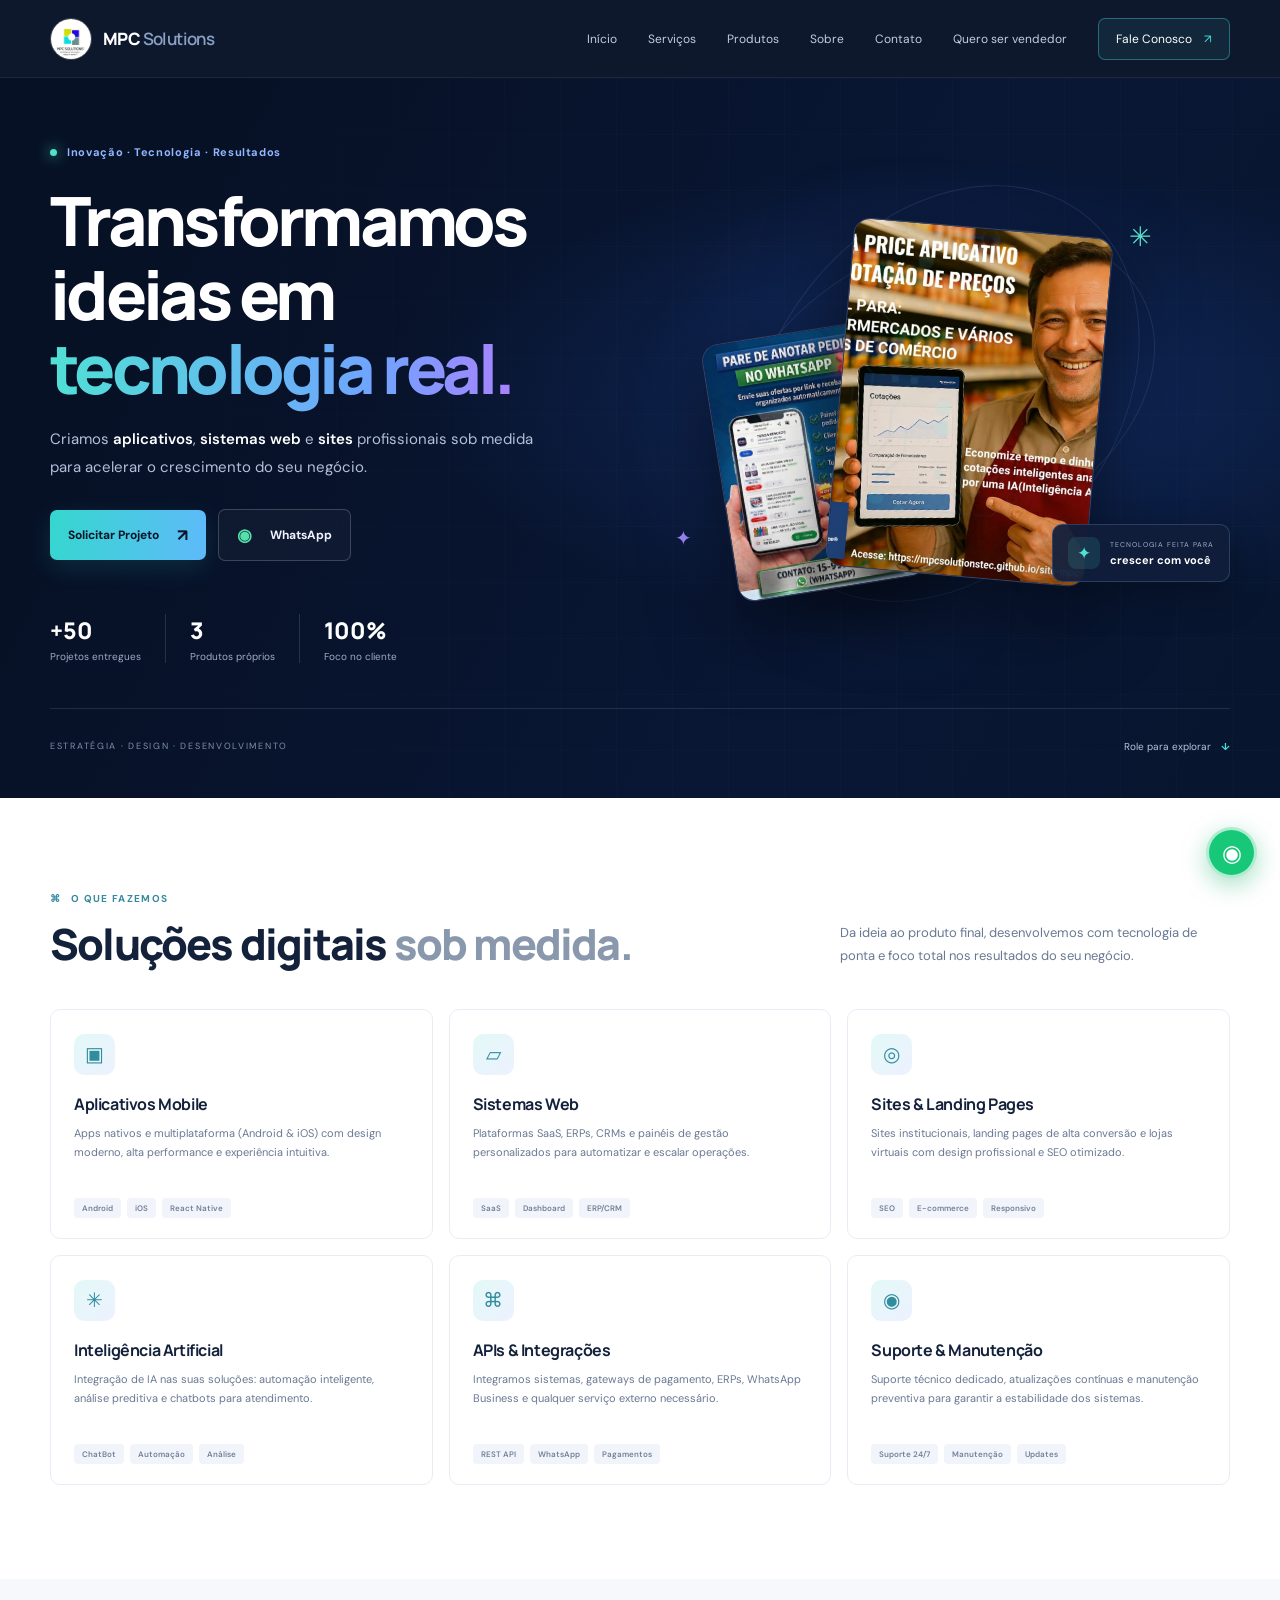
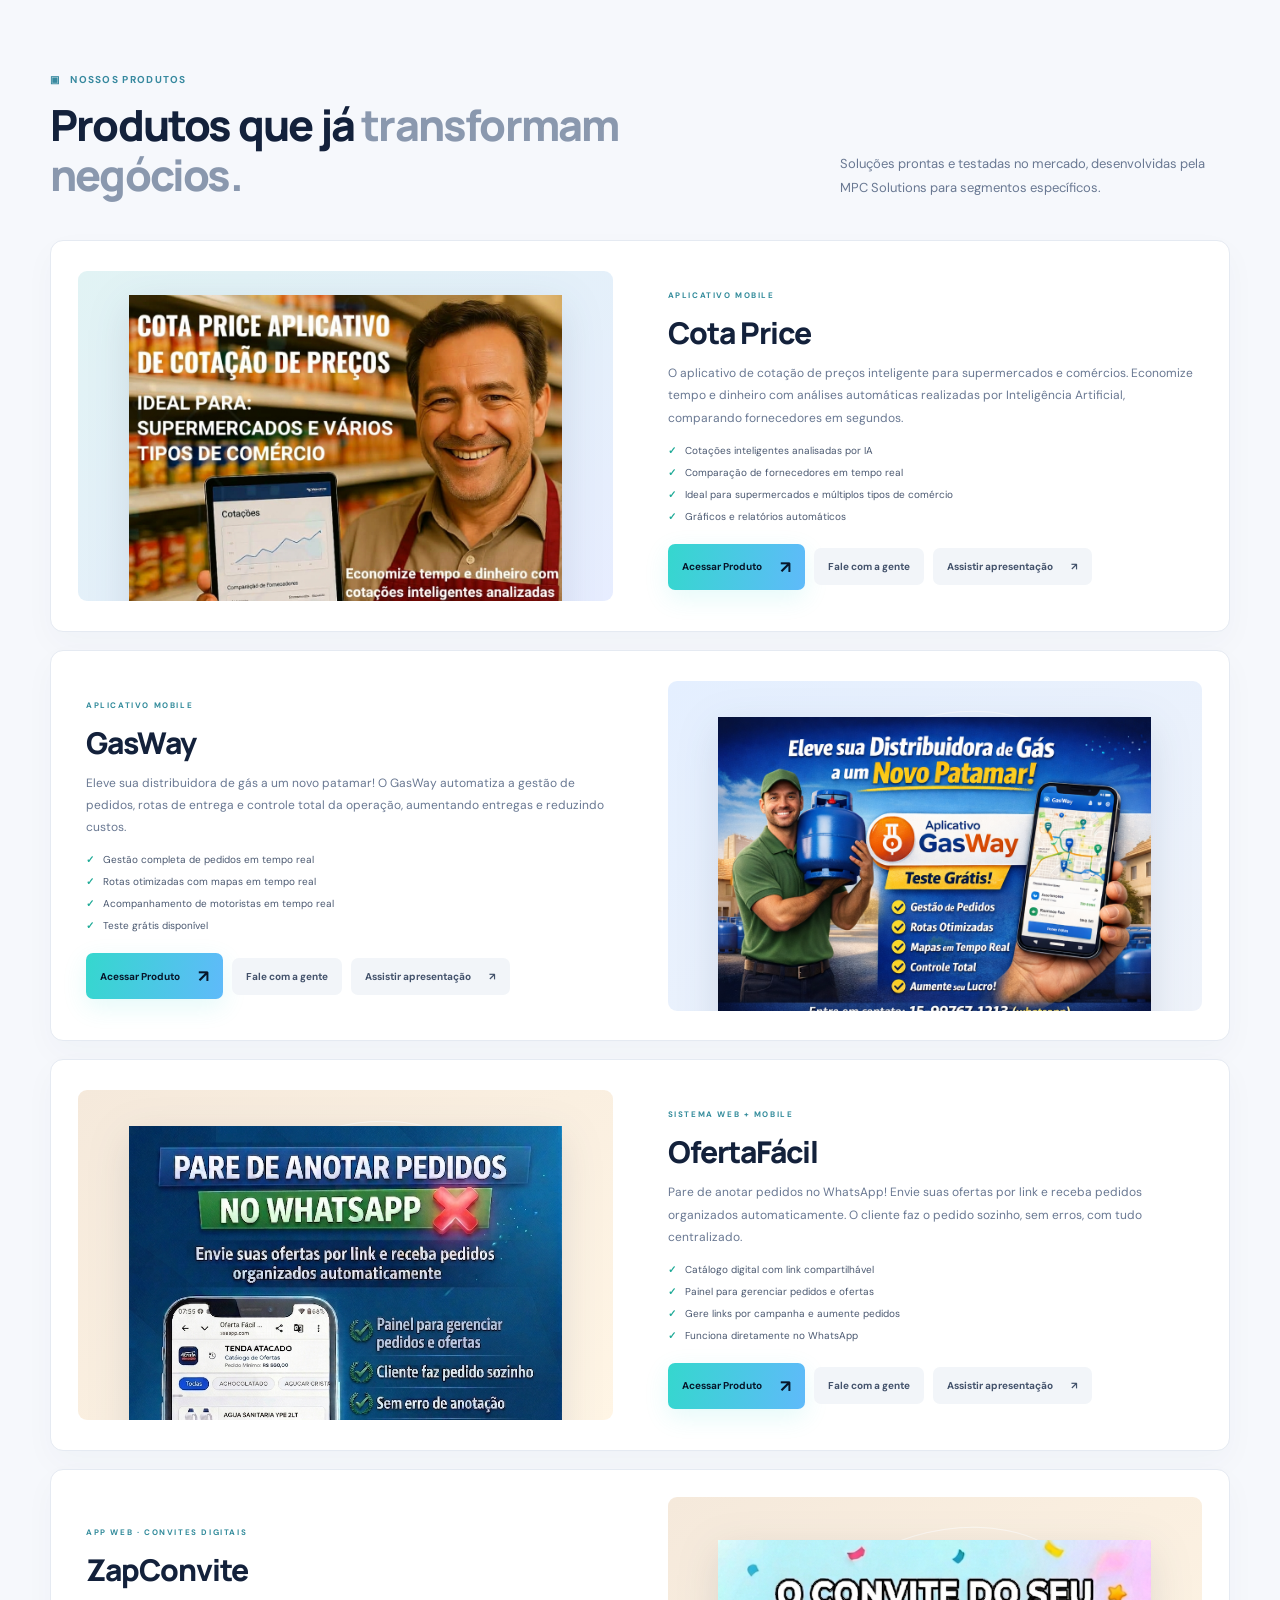
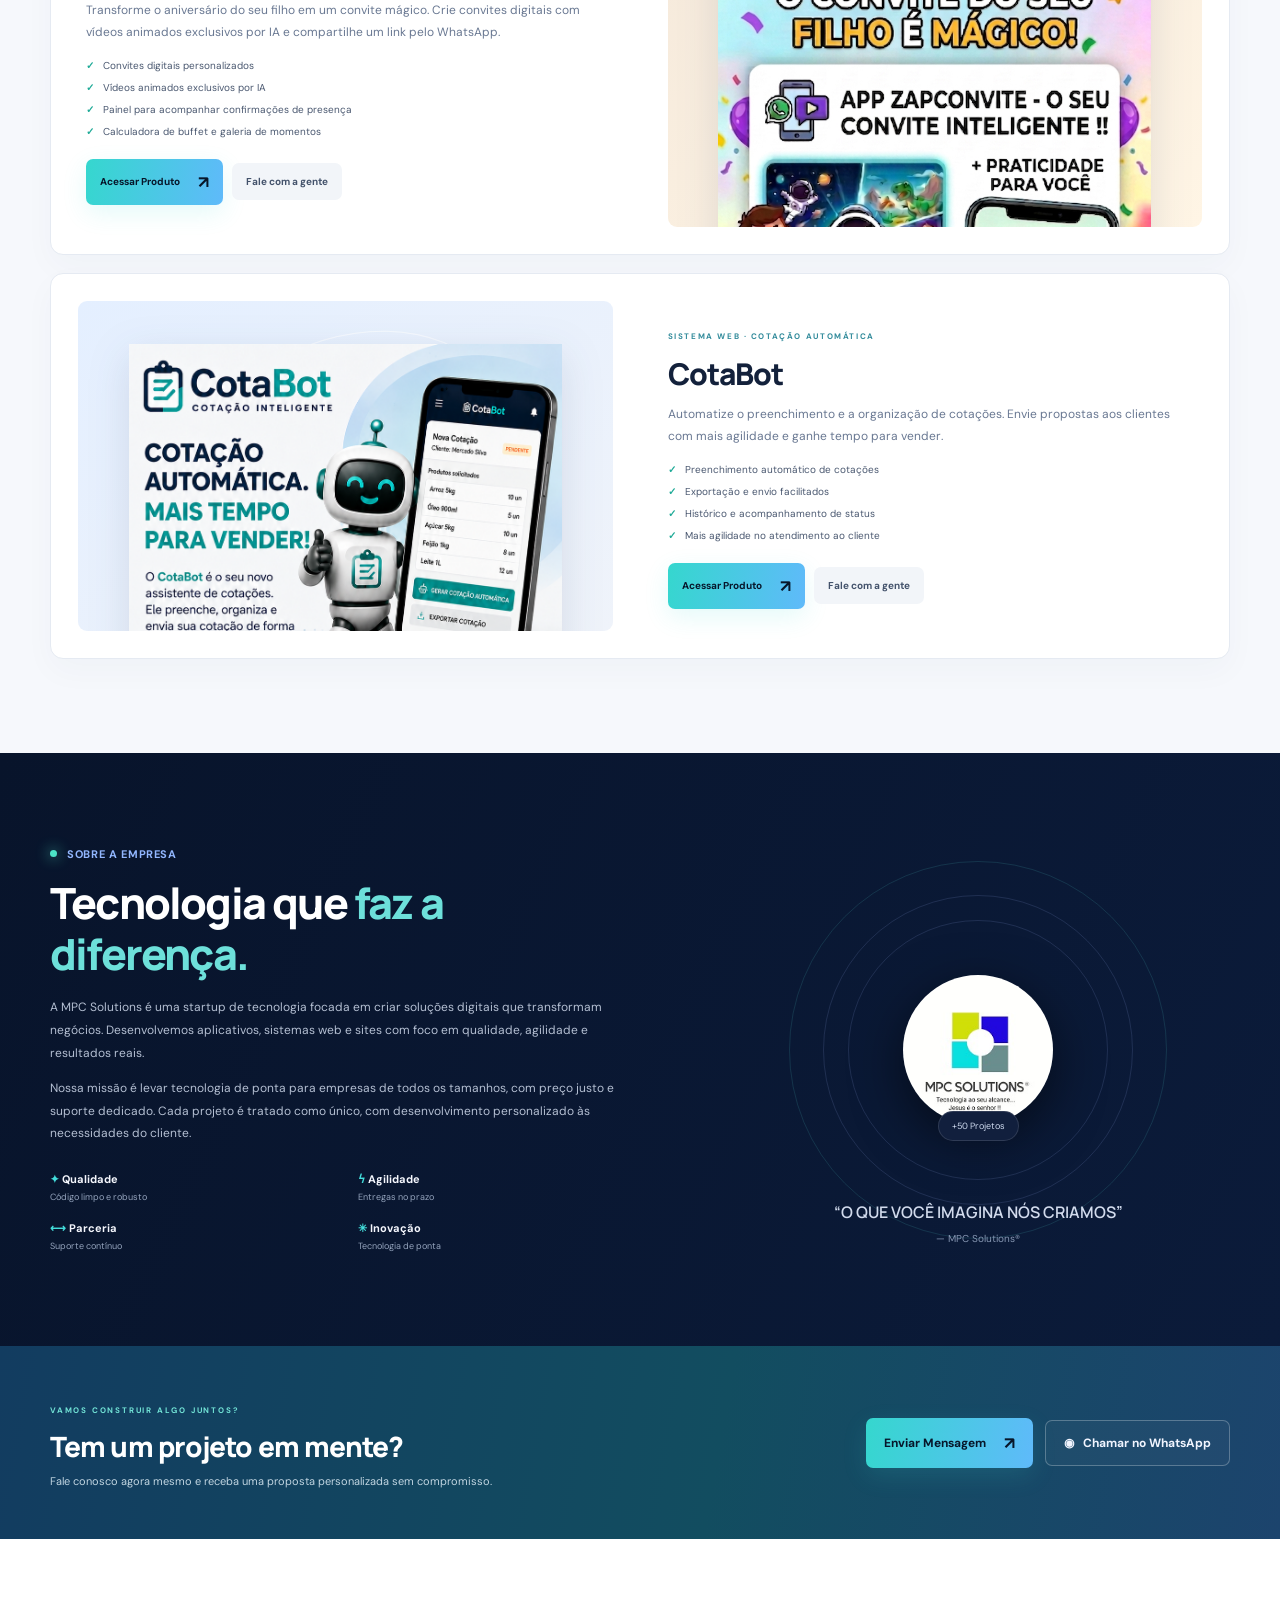
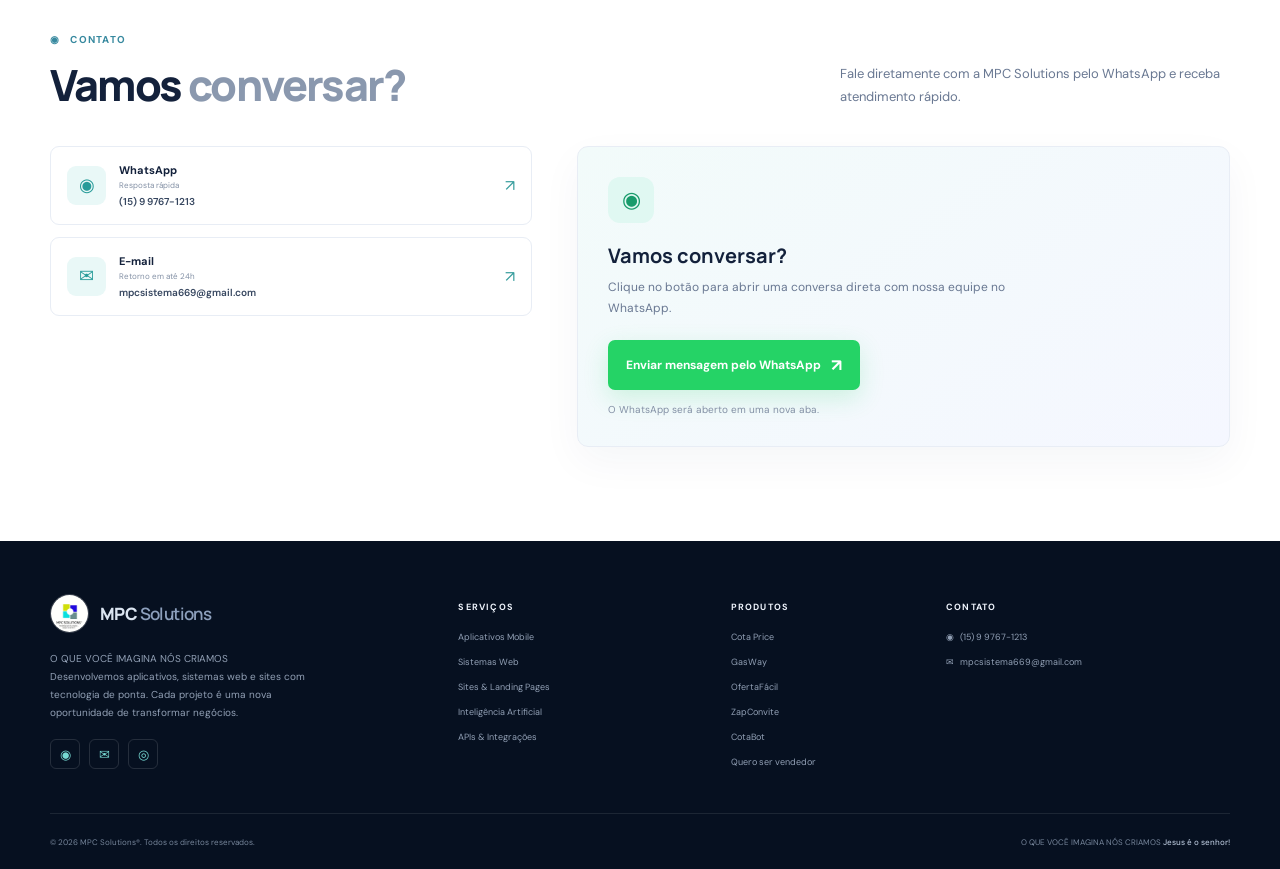
<file: index.html>
<!doctype html>
<html lang="pt-BR">
<head>
  <meta charset="utf-8">
  <meta name="viewport" content="width=device-width, initial-scale=1">
  <meta name="theme-color" content="#071126">
  <meta name="description" content="A MPC Solutions transforma ideias em aplicativos, sistemas web e sites profissionais sob medida.">
  <title>MPC Solutions | O QUE VOCÊ IMAGINA NÓS CRIAMOS</title>
  <link rel="icon" href="assets/images/logo-mpc.jpg">
  <link rel="preconnect" href="https://fonts.googleapis.com">
  <link rel="preconnect" href="https://fonts.gstatic.com" crossorigin>
  <link href="https://fonts.googleapis.com/css2?family=DM+Sans:wght@400;500;600;700&family=Manrope:wght@400;500;600;700;800&display=swap" rel="stylesheet">
  <link rel="stylesheet" href="styles.css">
  <link rel="stylesheet" href="contact-whatsapp.css">
</head>
<body>
  <header class="site-header">
    <div class="container nav-wrap">
      <a class="brand" href="#home" aria-label="MPC Solutions, início"><img src="assets/images/logo-mpc.jpg" alt=""><span>MPC <b>Solutions</b></span></a>
      <button class="menu-toggle" aria-label="Abrir menu" aria-expanded="false" aria-controls="main-nav"><span></span><span></span><span></span></button>
      <nav class="main-nav" id="main-nav" aria-label="Navegação principal"><a href="#home">Início</a><a href="#servicos">Serviços</a><a href="#produtos">Produtos</a><a href="#sobre">Sobre</a><a href="#contato">Contato</a><a href="quero-ser-vendedor.html">Quero ser vendedor</a><a class="nav-cta" href="#contato">Fale Conosco <span>↗</span></a></nav>
    </div>
  </header>
  <main>
    <section class="hero" id="home"><div class="hero-glow"></div><div class="hero-grid"></div>
      <div class="container hero-layout"><div class="hero-copy"><div class="eyebrow"><span class="status-dot"></span> Inovação · Tecnologia · Resultados</div>
        <h1>Transformamos ideias em <span>tecnologia real.</span></h1>
        <p class="hero-lead">Criamos <b>aplicativos</b>, <b>sistemas web</b> e <b>sites</b> profissionais sob medida para acelerar o crescimento do seu negócio.</p>
        <div class="hero-actions"><a class="button button-primary" href="#contato">Solicitar Projeto <span>↗</span></a><a class="button button-ghost" href="https://wa.me/5515997671213" target="_blank" rel="noreferrer"><span class="whatsapp">◉</span> WhatsApp</a></div>
        <div class="stats"><div><strong>+50</strong><span>Projetos entregues</span></div><div><strong>3</strong><span>Produtos próprios</span></div><div><strong>100%</strong><span>Foco no cliente</span></div></div>
      </div><div class="hero-art" aria-label="Aplicativos Cota Price e OfertaFácil"><div class="art-orbit orbit-one"></div><div class="art-orbit orbit-two"></div><div class="screen screen-main"><img src="assets/images/cotaprice-facebook.jpg" alt="Cota Price – Aplicativo de Cotação de Preços"></div><div class="screen screen-small"><img src="assets/images/ofertafacil.png" alt="OfertaFácil – Gestão de pedidos no WhatsApp"></div><div class="art-badge"><span>✦</span><div><small>TECNOLOGIA FEITA PARA</small><b>crescer com você</b></div></div><span class="art-spark spark-one">✳</span><span class="art-spark spark-two">✦</span></div></div>
      <div class="container hero-bottom"><span>ESTRATÉGIA <i>·</i> DESIGN <i>·</i> DESENVOLVIMENTO</span><a href="#servicos">Role para explorar <b>↓</b></a></div>
    </section>
    <section class="services section" id="servicos"><div class="container"><div class="section-heading"><div><div class="eyebrow dark-eyebrow">⌘ &nbsp; O QUE FAZEMOS</div><h2>Soluções digitais <span>sob medida.</span></h2></div><p>Da ideia ao produto final, desenvolvemos com tecnologia de ponta e foco total nos resultados do seu negócio.</p></div>
      <div class="service-grid"><article class="service-card"><div class="service-icon">▣</div><h3>Aplicativos Mobile</h3><p>Apps nativos e multiplataforma (Android &amp; iOS) com design moderno, alta performance e experiência intuitiva.</p><div class="tags"><span>Android</span><span>iOS</span><span>React Native</span></div></article><article class="service-card"><div class="service-icon">▱</div><h3>Sistemas Web</h3><p>Plataformas SaaS, ERPs, CRMs e painéis de gestão personalizados para automatizar e escalar operações.</p><div class="tags"><span>SaaS</span><span>Dashboard</span><span>ERP/CRM</span></div></article><article class="service-card"><div class="service-icon">◎</div><h3>Sites &amp; Landing Pages</h3><p>Sites institucionais, landing pages de alta conversão e lojas virtuais com design profissional e SEO otimizado.</p><div class="tags"><span>SEO</span><span>E-commerce</span><span>Responsivo</span></div></article><article class="service-card"><div class="service-icon">✳</div><h3>Inteligência Artificial</h3><p>Integração de IA nas suas soluções: automação inteligente, análise preditiva e chatbots para atendimento.</p><div class="tags"><span>ChatBot</span><span>Automação</span><span>Análise</span></div></article><article class="service-card"><div class="service-icon">⌘</div><h3>APIs &amp; Integrações</h3><p>Integramos sistemas, gateways de pagamento, ERPs, WhatsApp Business e qualquer serviço externo necessário.</p><div class="tags"><span>REST API</span><span>WhatsApp</span><span>Pagamentos</span></div></article><article class="service-card"><div class="service-icon">◉</div><h3>Suporte &amp; Manutenção</h3><p>Suporte técnico dedicado, atualizações contínuas e manutenção preventiva para garantir a estabilidade dos sistemas.</p><div class="tags"><span>Suporte 24/7</span><span>Manutenção</span><span>Updates</span></div></article></div>
    </div></section>
    <section class="products section" id="produtos"><div class="container"><div class="section-heading"><div><div class="eyebrow dark-eyebrow">▣ &nbsp; NOSSOS PRODUTOS</div><h2>Produtos que já <span>transformam negócios.</span></h2></div><p>Soluções prontas e testadas no mercado, desenvolvidas pela MPC Solutions para segmentos específicos.</p></div>
      <article class="product-card"><div class="product-visual visual-cota"><img src="assets/images/cotaprice-facebook.jpg" alt="Cota Price - Aplicativo de Cotação de Preços para Supermercados"></div><div class="product-copy"><span class="product-type">APLICATIVO MOBILE</span><h3>Cota Price</h3><p>O aplicativo de cotação de preços inteligente para supermercados e comércios. Economize tempo e dinheiro com análises automáticas realizadas por Inteligência Artificial, comparando fornecedores em segundos.</p><ul><li>Cotações inteligentes analisadas por IA</li><li>Comparação de fornecedores em tempo real</li><li>Ideal para supermercados e múltiplos tipos de comércio</li><li>Gráficos e relatórios automáticos</li></ul><div class="product-actions"><a class="button button-primary" href="produtos/cota-price.html">Acessar Produto <span>↗</span></a><a class="button button-light" href="https://wa.me/5515997671213?text=Ol%C3%A1!%20Tenho%20interesse%20no%20Cota%20Price." target="_blank" rel="noreferrer">Fale com a gente</a><a class="button button-light" href="https://www.youtube.com/watch?v=9JvOIZt09bw" target="_blank" rel="noopener noreferrer">Assistir apresentação <span>↗</span></a></div></div></article>
      <article class="product-card product-reverse"><div class="product-visual visual-gas"><img src="assets/images/gasway.png" alt="GasWay - Aplicativo para Distribuidoras de Gás"></div><div class="product-copy"><span class="product-type">APLICATIVO MOBILE</span><h3>GasWay</h3><p>Eleve sua distribuidora de gás a um novo patamar! O GasWay automatiza a gestão de pedidos, rotas de entrega e controle total da operação, aumentando entregas e reduzindo custos.</p><ul><li>Gestão completa de pedidos em tempo real</li><li>Rotas otimizadas com mapas em tempo real</li><li>Acompanhamento de motoristas em tempo real</li><li>Teste grátis disponível</li></ul><div class="product-actions"><a class="button button-primary" href="produtos/gasway.html">Acessar Produto <span>↗</span></a><a class="button button-light" href="https://wa.me/5515997671213?text=Ol%C3%A1!%20Tenho%20interesse%20no%20GasWay." target="_blank" rel="noreferrer">Fale com a gente</a><a class="button button-light" href="https://youtu.be/7BEavhGPRz8" target="_blank" rel="noopener noreferrer">Assistir apresentação <span>↗</span></a></div></div></article>
      <article class="product-card"><div class="product-visual visual-oferta"><img src="assets/images/ofertafacil.png" alt="OfertaFácil - Gestão de Pedidos via WhatsApp"></div><div class="product-copy"><span class="product-type">SISTEMA WEB + MOBILE</span><h3>OfertaFácil</h3><p>Pare de anotar pedidos no WhatsApp! Envie suas ofertas por link e receba pedidos organizados automaticamente. O cliente faz o pedido sozinho, sem erros, com tudo centralizado.</p><ul><li>Catálogo digital com link compartilhável</li><li>Painel para gerenciar pedidos e ofertas</li><li>Gere links por campanha e aumente pedidos</li><li>Funciona diretamente no WhatsApp</li></ul><div class="product-actions"><a class="button button-primary" href="produtos/oferta-facil.html">Acessar Produto <span>↗</span></a><a class="button button-light" href="https://wa.me/5515997671213?text=Quero%20saber%20mais%20sobre%20o%20OfertaF%C3%A1cil." target="_blank" rel="noreferrer">Fale com a gente</a><a class="button button-light" href="https://youtu.be/jC60PhKycRU" target="_blank" rel="noopener noreferrer">Assistir apresentação <span>↗</span></a></div></div></article>
      <article class="product-card product-reverse"><div class="product-visual visual-oferta"><img src="assets/images/zapconvite.png" alt="ZapConvite — convite digital infantil com vídeos animados e confirmação de presença"></div><div class="product-copy"><span class="product-type">APP WEB · CONVITES DIGITAIS</span><h3>ZapConvite</h3><p>Transforme o aniversário do seu filho em um convite mágico. Crie convites digitais com vídeos animados exclusivos por IA e compartilhe um link pelo WhatsApp.</p><ul><li>Convites digitais personalizados</li><li>Vídeos animados exclusivos por IA</li><li>Painel para acompanhar confirmações de presença</li><li>Calculadora de buffet e galeria de momentos</li></ul><div class="product-actions"><a class="button button-primary" href="produtos/zapconvite.html">Acessar Produto <span>↗</span></a><a class="button button-light" href="https://wa.me/5515997671213?text=Ol%C3%A1%21%20Tenho%20interesse%20no%20ZapConvite." target="_blank" rel="noopener noreferrer">Fale com a gente</a></div></div></article>
      <article class="product-card"><div class="product-visual visual-gas"><img src="assets/images/cotabot.png" alt="CotaBot, assistente inteligente para preencher e organizar cotações"></div><div class="product-copy"><span class="product-type">SISTEMA WEB · COTAÇÃO AUTOMÁTICA</span><h3>CotaBot</h3><p>Automatize o preenchimento e a organização de cotações. Envie propostas aos clientes com mais agilidade e ganhe tempo para vender.</p><ul><li>Preenchimento automático de cotações</li><li>Exportação e envio facilitados</li><li>Histórico e acompanhamento de status</li><li>Mais agilidade no atendimento ao cliente</li></ul><div class="product-actions"><a class="button button-primary" href="produtos/cotabot.html">Acessar Produto <span>↗</span></a><a class="button button-light" href="https://wa.me/5515997671213?text=Ol%C3%A1%21%20Quero%20mais%20informa%C3%A7%C3%B5es%20sobre%20o%20CotaBot." target="_blank" rel="noopener noreferrer">Fale com a gente</a></div></div></article>
    </div></section>
    <section class="about section" id="sobre"><div class="container about-layout"><div class="about-copy"><div class="eyebrow"><span class="status-dot"></span> SOBRE A EMPRESA</div><h2>Tecnologia que <span>faz a diferença.</span></h2><p>A MPC Solutions é uma startup de tecnologia focada em criar soluções digitais que transformam negócios. Desenvolvemos aplicativos, sistemas web e sites com foco em qualidade, agilidade e resultados reais.</p><p>Nossa missão é levar tecnologia de ponta para empresas de todos os tamanhos, com preço justo e suporte dedicado. Cada projeto é tratado como único, com desenvolvimento personalizado às necessidades do cliente.</p><div class="values-grid"><div><b>✦ Qualidade</b><span>Código limpo e robusto</span></div><div><b>ϟ Agilidade</b><span>Entregas no prazo</span></div><div><b>⟷ Parceria</b><span>Suporte contínuo</span></div><div><b>✳ Inovação</b><span>Tecnologia de ponta</span></div></div></div><div class="about-visual"><div class="about-ring"></div><div class="about-logo"><img src="assets/images/logo-mpc.jpg" alt="MPC Solutions – Logotipo"><span>+50 Projetos</span></div><blockquote>“O QUE VOCÊ IMAGINA NÓS CRIAMOS”<cite>— MPC Solutions®</cite></blockquote></div></div></section>
    <section class="project-cta"><div class="container cta-layout"><div><span>VAMOS CONSTRUIR ALGO JUNTOS?</span><h2>Tem um projeto em mente?</h2><p>Fale conosco agora mesmo e receba uma proposta personalizada sem compromisso.</p></div><div class="cta-actions"><a class="button button-primary" href="#contato">Enviar Mensagem <span>↗</span></a><a class="button button-ghost" href="https://wa.me/5515997671213?text=Ol%C3%A1!%20Gostaria%20de%20solicitar%20um%20or%C3%A7amento." target="_blank" rel="noreferrer">◉ &nbsp; Chamar no WhatsApp</a></div></div></section>
    <section class="contact section" id="contato"><div class="container"><div class="section-heading"><div><div class="eyebrow dark-eyebrow">◉ &nbsp; CONTATO</div><h2>Vamos <span>conversar?</span></h2></div><p>Fale diretamente com a MPC Solutions pelo WhatsApp e receba atendimento rápido.</p></div><div class="contact-layout"><div class="contact-details"><a href="https://wa.me/5515997671213" target="_blank" rel="noopener noreferrer"><span class="contact-icon">◉</span><span><b>WhatsApp</b><small>Resposta rápida</small><strong>(15) 9 9767-1213</strong></span><i>↗</i></a><a href="mailto:mpcsistema669@gmail.com"><span class="contact-icon">✉</span><span><b>E-mail</b><small>Retorno em até 24h</small><strong>mpcsistema669@gmail.com</strong></span><i>↗</i></a></div><div class="contact-whatsapp-card"><span class="contact-whatsapp-icon" aria-hidden="true">◉</span><h3>Vamos conversar?</h3><p>Clique no botão para abrir uma conversa direta com nossa equipe no WhatsApp.</p><a class="button button-primary" href="https://wa.me/5515997671213?text=Ol%C3%A1%21%20Vim%20pelo%20site%20da%20MPC%20Solutions%20e%20gostaria%20de%20falar%20sobre%20um%20projeto." target="_blank" rel="noopener noreferrer">Enviar mensagem pelo WhatsApp <span>↗</span></a><small>O WhatsApp será aberto em uma nova aba.</small></div></div></div></section>
  </main>
  <footer class="site-footer"><div class="container footer-grid"><div class="footer-about"><a class="brand footer-brand" href="#home"><img src="assets/images/logo-mpc.jpg" alt=""><span>MPC <b>Solutions</b></span></a><p>O QUE VOCÊ IMAGINA NÓS CRIAMOS<br>Desenvolvemos aplicativos, sistemas web e sites com tecnologia de ponta. Cada projeto é uma nova oportunidade de transformar negócios.</p><div class="social-links"><a aria-label="WhatsApp" href="https://wa.me/5515997671213">◉</a><a aria-label="E-mail" href="mailto:mpcsistema669@gmail.com">✉</a><a aria-label="Site" href="https://mpcsolutions.com.br/">◎</a></div></div><div><h3>SERVIÇOS</h3><a href="#servicos">Aplicativos Mobile</a><a href="#servicos">Sistemas Web</a><a href="#servicos">Sites &amp; Landing Pages</a><a href="#servicos">Inteligência Artificial</a><a href="#servicos">APIs &amp; Integrações</a></div><div><h3>PRODUTOS</h3><a href="#produtos">Cota Price</a><a href="#produtos">GasWay</a><a href="#produtos">OfertaFácil</a><a href="produtos/zapconvite.html">ZapConvite</a><a href="produtos/cotabot.html">CotaBot</a><a href="quero-ser-vendedor.html">Quero ser vendedor</a></div><div><h3>CONTATO</h3><a href="https://wa.me/5515997671213">◉ &nbsp; (15) 9 9767-1213</a><a href="mailto:mpcsistema669@gmail.com">✉ &nbsp; mpcsistema669@gmail.com</a></div></div><div class="container footer-bottom"><span>© <span id="year"></span> MPC Solutions®. Todos os direitos reservados.</span><span>O QUE VOCÊ IMAGINA NÓS CRIAMOS <b>Jesus é o senhor!</b></span></div></footer>
  <a class="floating-whatsapp" href="https://wa.me/5515997671213?text=Ol%C3%A1!%20Vim%20pelo%20site%20e%20gostaria%20de%20mais%20informa%C3%A7%C3%B5es." target="_blank" rel="noreferrer" aria-label="Falar no WhatsApp">◉</a>
  <script src="script.js"></script>
</body>
</html>
</file>
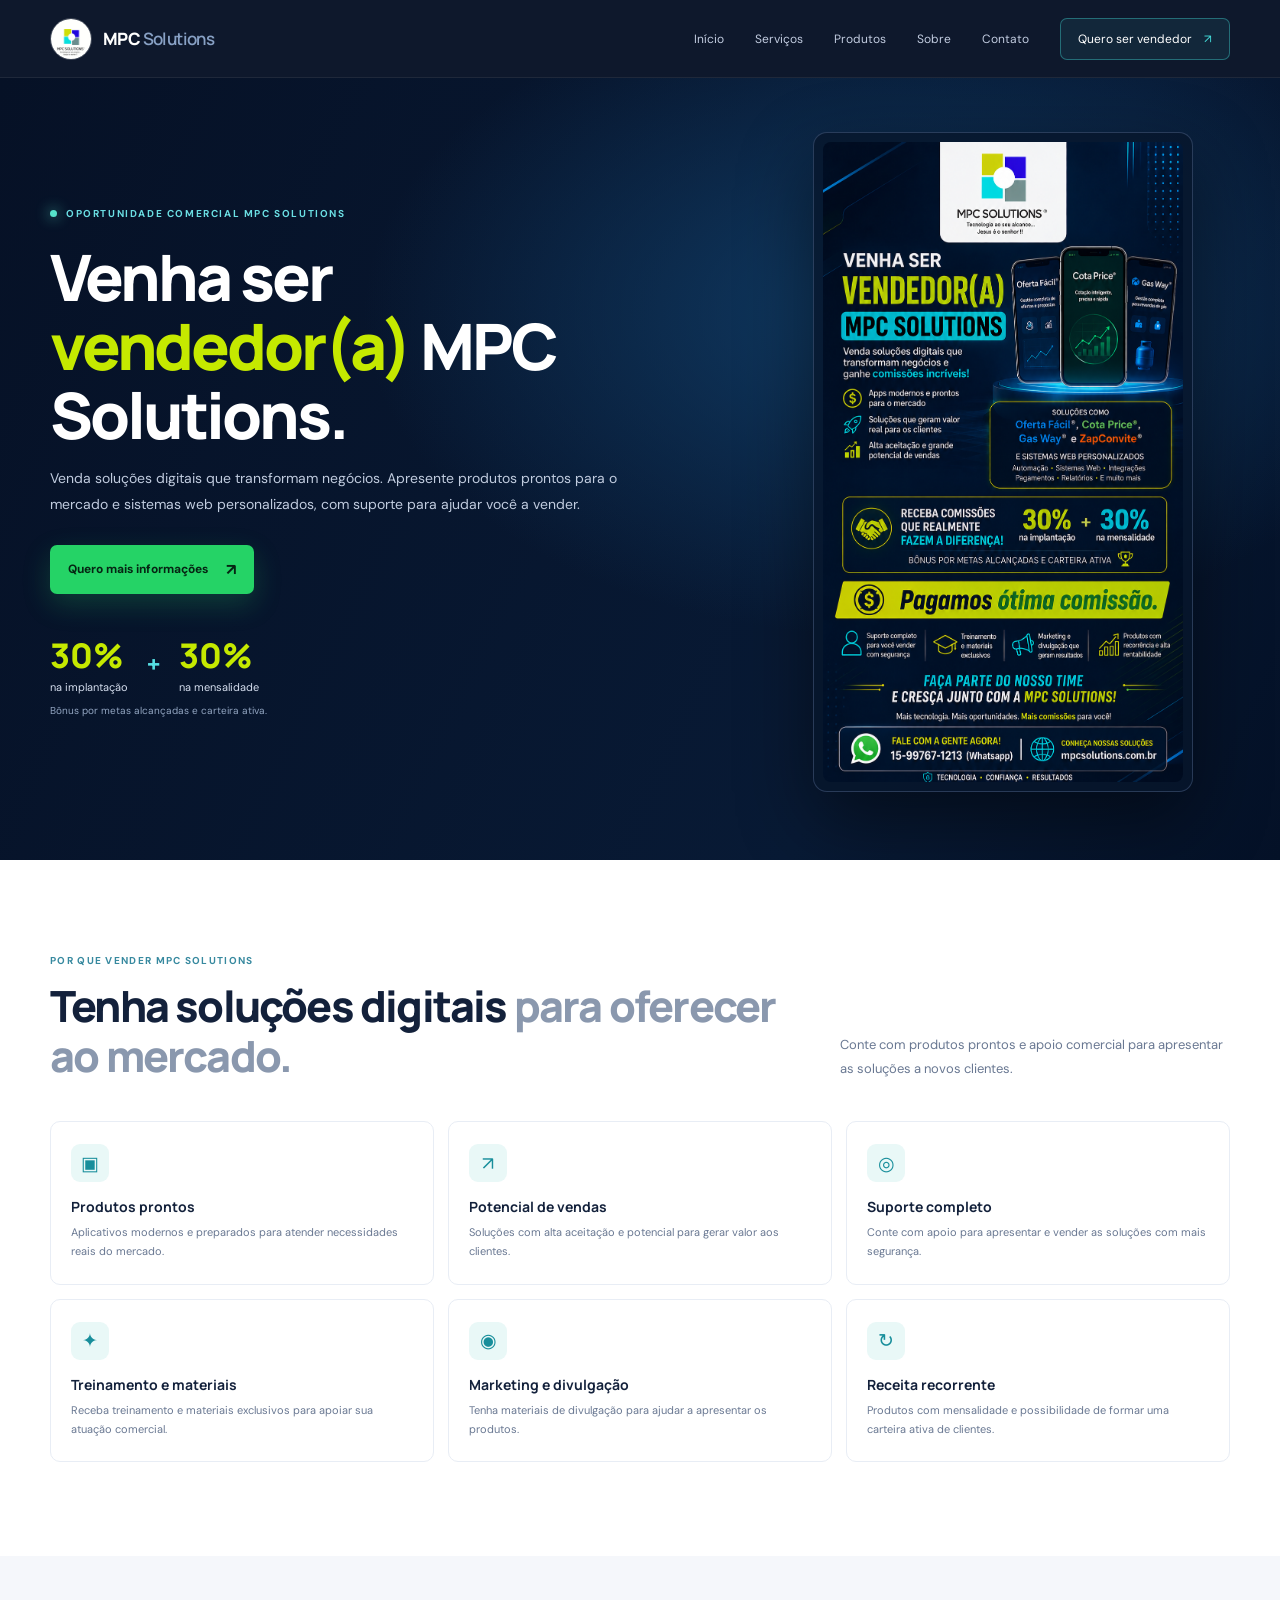
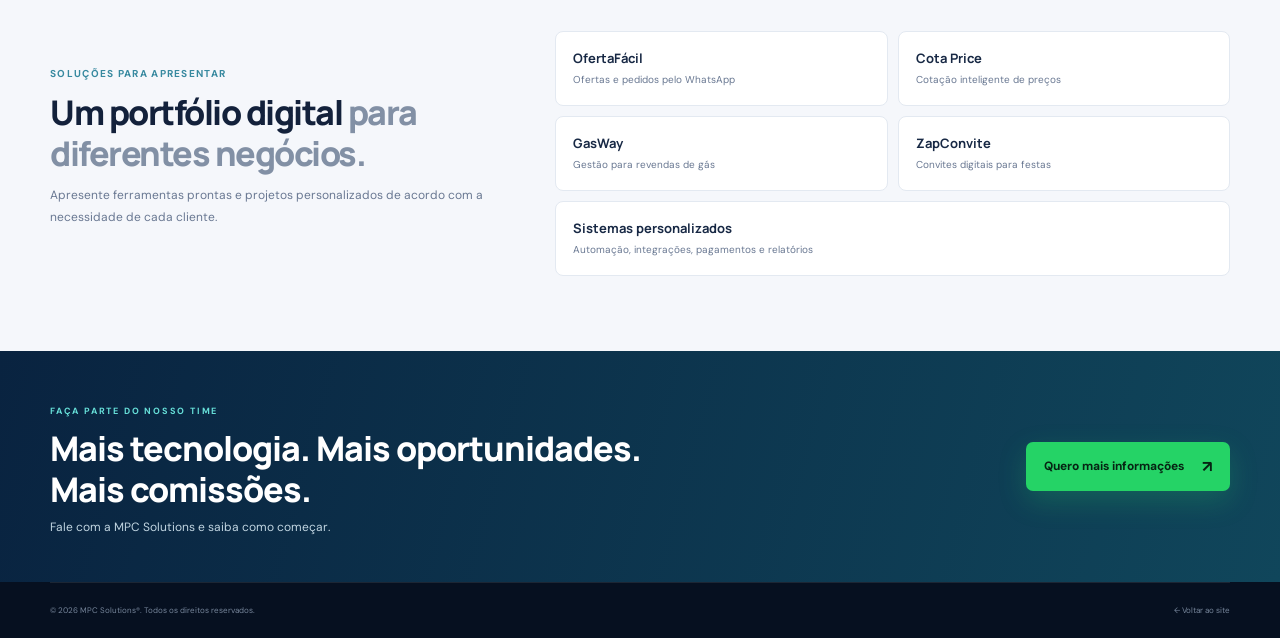
<file: quero-ser-vendedor.html>
<!doctype html>
<html lang="pt-BR">
<head>
  <meta charset="utf-8">
  <meta name="viewport" content="width=device-width, initial-scale=1">
  <meta name="theme-color" content="#071126">
  <meta name="description" content="Seja vendedor da MPC Solutions. Venda soluções digitais e conheça as comissões, os produtos e o suporte oferecidos.">
  <title>Quero ser vendedor | MPC Solutions</title>
  <link rel="icon" href="assets/images/logo-mpc.jpg">
  <link rel="preconnect" href="https://fonts.googleapis.com">
  <link rel="preconnect" href="https://fonts.gstatic.com" crossorigin>
  <link href="https://fonts.googleapis.com/css2?family=DM+Sans:wght@400;500;600;700&family=Manrope:wght@400;500;600;700;800&display=swap" rel="stylesheet">
  <link rel="stylesheet" href="styles.css">
  <link rel="stylesheet" href="seller-page.css">
</head>
<body>
  <header class="site-header">
    <div class="container nav-wrap">
      <a class="brand" href="index.html#home" aria-label="MPC Solutions, início"><img src="assets/images/logo-mpc.jpg" alt=""><span>MPC <b>Solutions</b></span></a>
      <button class="menu-toggle" aria-label="Abrir menu" aria-expanded="false" aria-controls="main-nav"><span></span><span></span><span></span></button>
      <nav class="main-nav" id="main-nav" aria-label="Navegação principal"><a href="index.html#home">Início</a><a href="index.html#servicos">Serviços</a><a href="index.html#produtos">Produtos</a><a href="index.html#sobre">Sobre</a><a href="index.html#contato">Contato</a><a class="nav-cta" href="#quero-ser-vendedor">Quero ser vendedor <span>↗</span></a></nav>
    </div>
  </header>
  <main>
    <section class="seller-hero" id="quero-ser-vendedor">
      <div class="container seller-hero-grid">
        <div class="seller-hero-copy">
          <span class="seller-eyebrow"><i></i> OPORTUNIDADE COMERCIAL MPC SOLUTIONS</span>
          <h1>Venha ser <span>vendedor(a)</span> MPC Solutions.</h1>
          <p>Venda soluções digitais que transformam negócios. Apresente produtos prontos para o mercado e sistemas web personalizados, com suporte para ajudar você a vender.</p>
          <a class="button seller-whatsapp-button" href="https://wa.me/5515997671213?text=Ol%C3%A1%21%20Quero%20mais%20informa%C3%A7%C3%B5es%20sobre%20como%20ser%20vendedor%20da%20MPC%20Solutions." target="_blank" rel="noopener noreferrer">Quero mais informações <span>↗</span></a>
          <div class="seller-commission-summary"><div><strong>30%</strong><span>na implantação</span></div><b>+</b><div><strong>30%</strong><span>na mensalidade</span></div></div>
          <small class="seller-commission-note">Bônus por metas alcançadas e carteira ativa.</small>
        </div>
        <figure class="seller-poster"><img src="assets/images/folder-vendedores.png" alt="Folder para vendedores MPC Solutions: produtos digitais, comissões de 30 por cento na implantação e na mensalidade, bônus e suporte"></figure>
      </div>
    </section>
    <section class="seller-benefits section" id="beneficios">
      <div class="container">
        <div class="section-heading"><div><div class="eyebrow dark-eyebrow">POR QUE VENDER MPC SOLUTIONS</div><h2>Tenha soluções digitais <span>para oferecer ao mercado.</span></h2></div><p>Conte com produtos prontos e apoio comercial para apresentar as soluções a novos clientes.</p></div>
        <div class="seller-benefit-grid">
          <article><span>▣</span><h3>Produtos prontos</h3><p>Aplicativos modernos e preparados para atender necessidades reais do mercado.</p></article>
          <article><span>↗</span><h3>Potencial de vendas</h3><p>Soluções com alta aceitação e potencial para gerar valor aos clientes.</p></article>
          <article><span>◎</span><h3>Suporte completo</h3><p>Conte com apoio para apresentar e vender as soluções com mais segurança.</p></article>
          <article><span>✦</span><h3>Treinamento e materiais</h3><p>Receba treinamento e materiais exclusivos para apoiar sua atuação comercial.</p></article>
          <article><span>◉</span><h3>Marketing e divulgação</h3><p>Tenha materiais de divulgação para ajudar a apresentar os produtos.</p></article>
          <article><span>↻</span><h3>Receita recorrente</h3><p>Produtos com mensalidade e possibilidade de formar uma carteira ativa de clientes.</p></article>
        </div>
      </div>
    </section>
    <section class="seller-solutions">
      <div class="container seller-solutions-grid">
        <div><div class="eyebrow dark-eyebrow">SOLUÇÕES PARA APRESENTAR</div><h2>Um portfólio digital <span>para diferentes negócios.</span></h2><p>Apresente ferramentas prontas e projetos personalizados de acordo com a necessidade de cada cliente.</p></div>
        <div class="seller-solution-list"><span>OfertaFácil <small>Ofertas e pedidos pelo WhatsApp</small></span><span>Cota Price <small>Cotação inteligente de preços</small></span><span>GasWay <small>Gestão para revendas de gás</small></span><span>ZapConvite <small>Convites digitais para festas</small></span><span>Sistemas personalizados <small>Automação, integrações, pagamentos e relatórios</small></span></div>
      </div>
    </section>
    <section class="seller-final-cta">
      <div class="container seller-final-inner"><div><span>FAÇA PARTE DO NOSSO TIME</span><h2>Mais tecnologia. Mais oportunidades. Mais comissões.</h2><p>Fale com a MPC Solutions e saiba como começar.</p></div><a class="button seller-whatsapp-button" href="https://wa.me/5515997671213?text=Ol%C3%A1%21%20Quero%20mais%20informa%C3%A7%C3%B5es%20sobre%20como%20ser%20vendedor%20da%20MPC%20Solutions." target="_blank" rel="noopener noreferrer">Quero mais informações <span>↗</span></a></div>
    </section>
  </main>
  <footer class="site-footer"><div class="container footer-bottom"><span>© <span id="year"></span> MPC Solutions®. Todos os direitos reservados.</span><a href="index.html#home">← Voltar ao site</a></div></footer>
  <script src="script.js"></script>
</body>
</html>
</file>
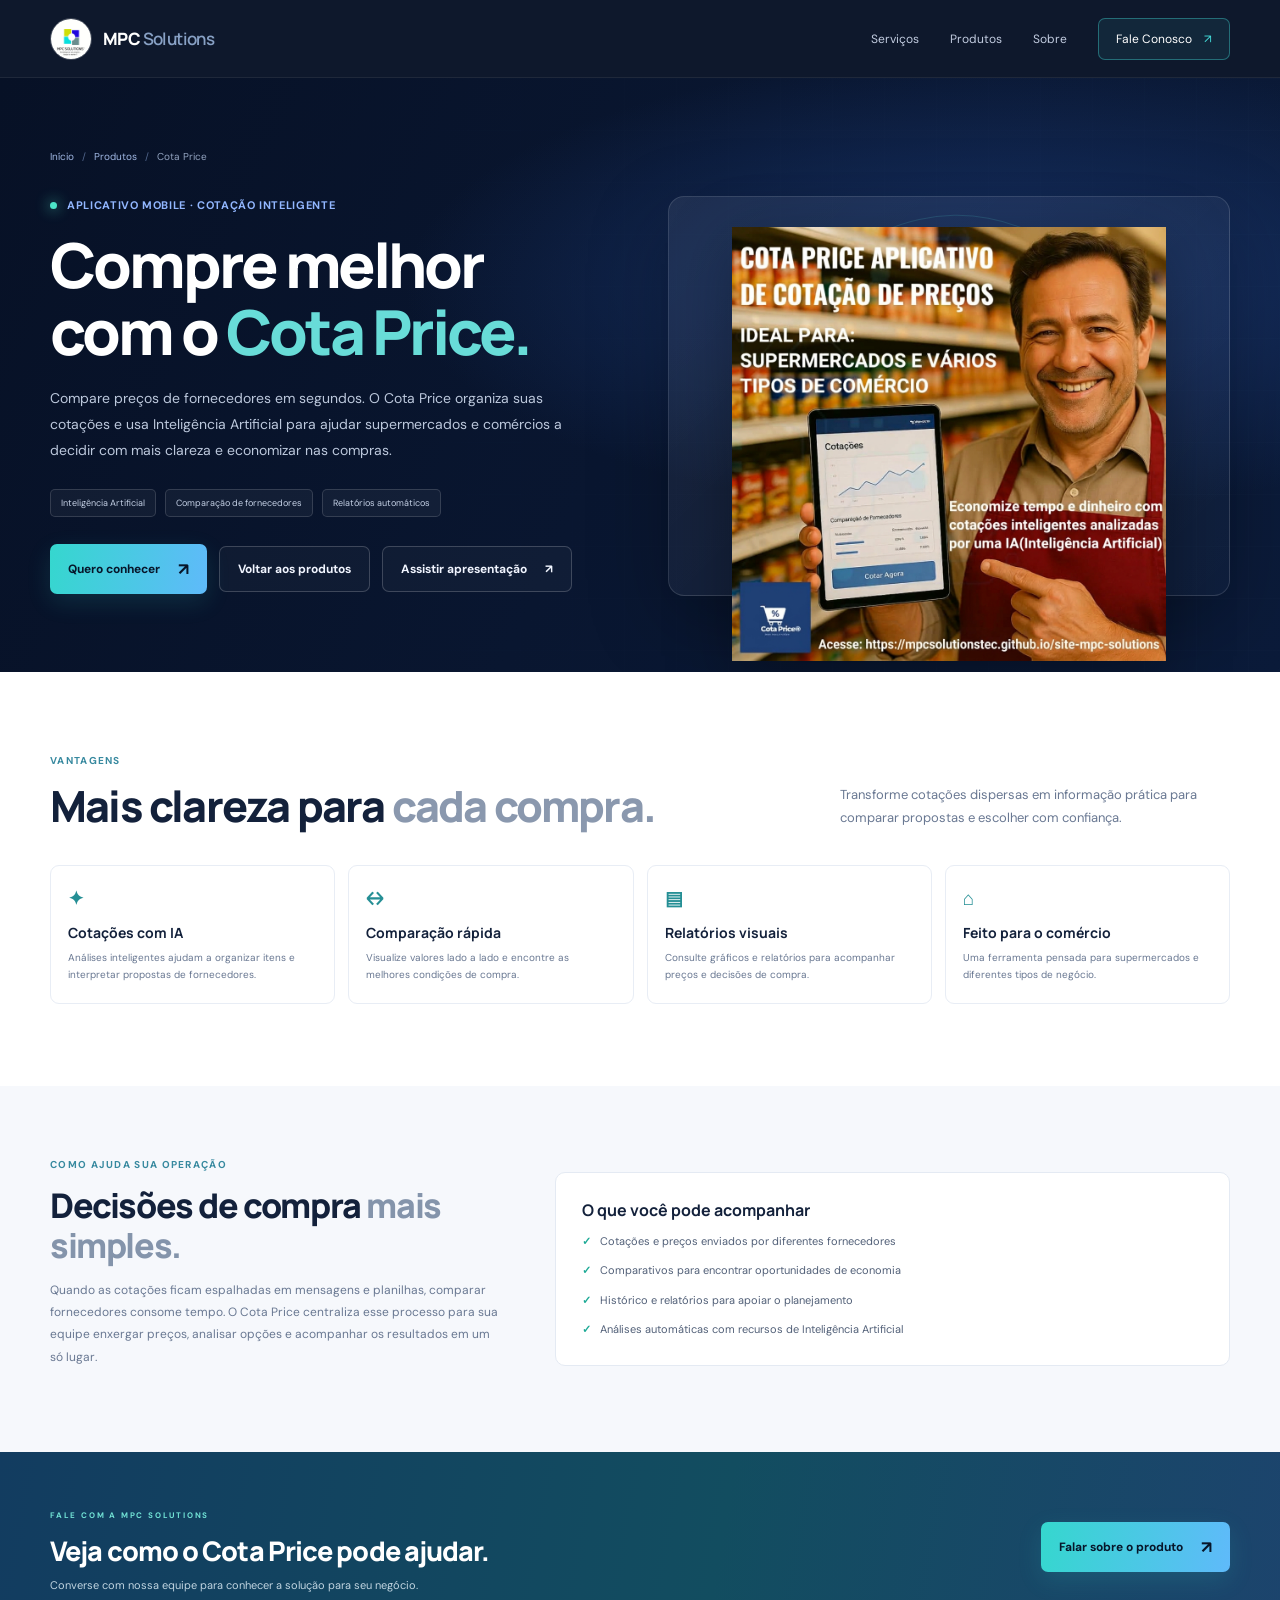
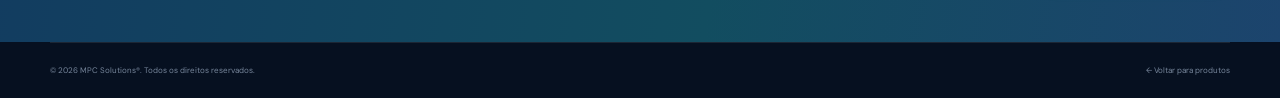
<file: produtos/cota-price.html>
<!doctype html>
<html lang="pt-BR">
<head>
  <meta charset="utf-8"><meta name="viewport" content="width=device-width, initial-scale=1"><meta name="theme-color" content="#071126">
  <meta name="description" content="Conheça o Cota Price: cotação inteligente de preços para supermercados e comércios, com comparação de fornecedores apoiada por IA.">
  <title>Cota Price | MPC Solutions</title><link rel="icon" href="../assets/images/logo-mpc.jpg">
  <link rel="preconnect" href="https://fonts.googleapis.com"><link rel="preconnect" href="https://fonts.gstatic.com" crossorigin>
  <link href="https://fonts.googleapis.com/css2?family=DM+Sans:wght@400;500;600;700&family=Manrope:wght@400;500;600;700;800&display=swap" rel="stylesheet">
  <link rel="stylesheet" href="../styles.css"><link rel="stylesheet" href="../product-pages.css">
</head>
<body>
  <header class="site-header"><div class="container nav-wrap"><a class="brand" href="../index.html#home" aria-label="MPC Solutions, início"><img src="../assets/images/logo-mpc.jpg" alt=""><span>MPC <b>Solutions</b></span></a><button class="menu-toggle" aria-label="Abrir menu" aria-expanded="false" aria-controls="main-nav"><span></span><span></span><span></span></button><nav class="main-nav" id="main-nav" aria-label="Navegação principal"><a href="../index.html#servicos">Serviços</a><a href="../index.html#produtos">Produtos</a><a href="../index.html#sobre">Sobre</a><a class="nav-cta" href="../index.html#contato">Fale Conosco <span>↗</span></a></nav></div></header>
  <main>
    <section class="product-detail-hero"><div class="container"><div class="product-detail-breadcrumb"><a href="../index.html">Início</a><span>/</span><a href="../index.html#produtos">Produtos</a><span>/</span>Cota Price</div><div class="product-detail-grid"><div class="product-detail-copy"><div class="eyebrow"><span class="status-dot"></span> APLICATIVO MOBILE · COTAÇÃO INTELIGENTE</div><h1>Compre melhor com o <span>Cota Price.</span></h1><p>Compare preços de fornecedores em segundos. O Cota Price organiza suas cotações e usa Inteligência Artificial para ajudar supermercados e comércios a decidir com mais clareza e economizar nas compras.</p><div class="product-detail-meta"><span>Inteligência Artificial</span><span>Comparação de fornecedores</span><span>Relatórios automáticos</span></div><div class="hero-actions"><a class="button button-primary" href="https://wa.me/5515997671213?text=Ol%C3%A1!%20Tenho%20interesse%20no%20Cota%20Price." target="_blank" rel="noreferrer">Quero conhecer <span>↗</span></a><a class="button button-ghost" href="../index.html#produtos">Voltar aos produtos</a><a class="button button-ghost" href="https://www.youtube.com/watch?v=9JvOIZt09bw" target="_blank" rel="noopener noreferrer">Assistir apresentação <span>↗</span></a></div></div><div class="product-detail-image"><img src="../assets/images/cotaprice-facebook.jpg" alt="Telas e apresentação do aplicativo Cota Price"></div></div></div></section>
    <section class="product-benefits"><div class="container"><div class="section-heading"><div><div class="eyebrow dark-eyebrow">VANTAGENS</div><h2>Mais clareza para <span>cada compra.</span></h2></div><p>Transforme cotações dispersas em informação prática para comparar propostas e escolher com confiança.</p></div><div class="product-benefit-grid"><article class="product-benefit"><b>✦</b><h3>Cotações com IA</h3><p>Análises inteligentes ajudam a organizar itens e interpretar propostas de fornecedores.</p></article><article class="product-benefit"><b>↔</b><h3>Comparação rápida</h3><p>Visualize valores lado a lado e encontre as melhores condições de compra.</p></article><article class="product-benefit"><b>▤</b><h3>Relatórios visuais</h3><p>Consulte gráficos e relatórios para acompanhar preços e decisões de compra.</p></article><article class="product-benefit"><b>⌂</b><h3>Feito para o comércio</h3><p>Uma ferramenta pensada para supermercados e diferentes tipos de negócio.</p></article></div></div></section>
    <section class="product-detail-story"><div class="container product-story-grid"><div><div class="eyebrow dark-eyebrow">COMO AJUDA SUA OPERAÇÃO</div><h2>Decisões de compra <span>mais simples.</span></h2><p>Quando as cotações ficam espalhadas em mensagens e planilhas, comparar fornecedores consome tempo. O Cota Price centraliza esse processo para sua equipe enxergar preços, analisar opções e acompanhar os resultados em um só lugar.</p></div><div class="product-story-callout"><h3>O que você pode acompanhar</h3><ul><li>Cotações e preços enviados por diferentes fornecedores</li><li>Comparativos para encontrar oportunidades de economia</li><li>Histórico e relatórios para apoiar o planejamento</li><li>Análises automáticas com recursos de Inteligência Artificial</li></ul></div></div></section>
    <section class="product-detail-cta"><div class="container cta-layout"><div><span>FALE COM A MPC SOLUTIONS</span><h2>Veja como o Cota Price pode ajudar.</h2><p>Converse com nossa equipe para conhecer a solução para seu negócio.</p></div><div class="cta-actions"><a class="button button-primary" href="https://wa.me/5515997671213?text=Ol%C3%A1!%20Tenho%20interesse%20no%20Cota%20Price." target="_blank" rel="noreferrer">Falar sobre o produto <span>↗</span></a></div></div></section>
  </main>
  <footer class="site-footer"><div class="container footer-bottom"><span>© <span id="year"></span> MPC Solutions®. Todos os direitos reservados.</span><a href="../index.html#produtos">← Voltar para produtos</a></div></footer>
  <script src="../script.js"></script>
</body></html>
</file>
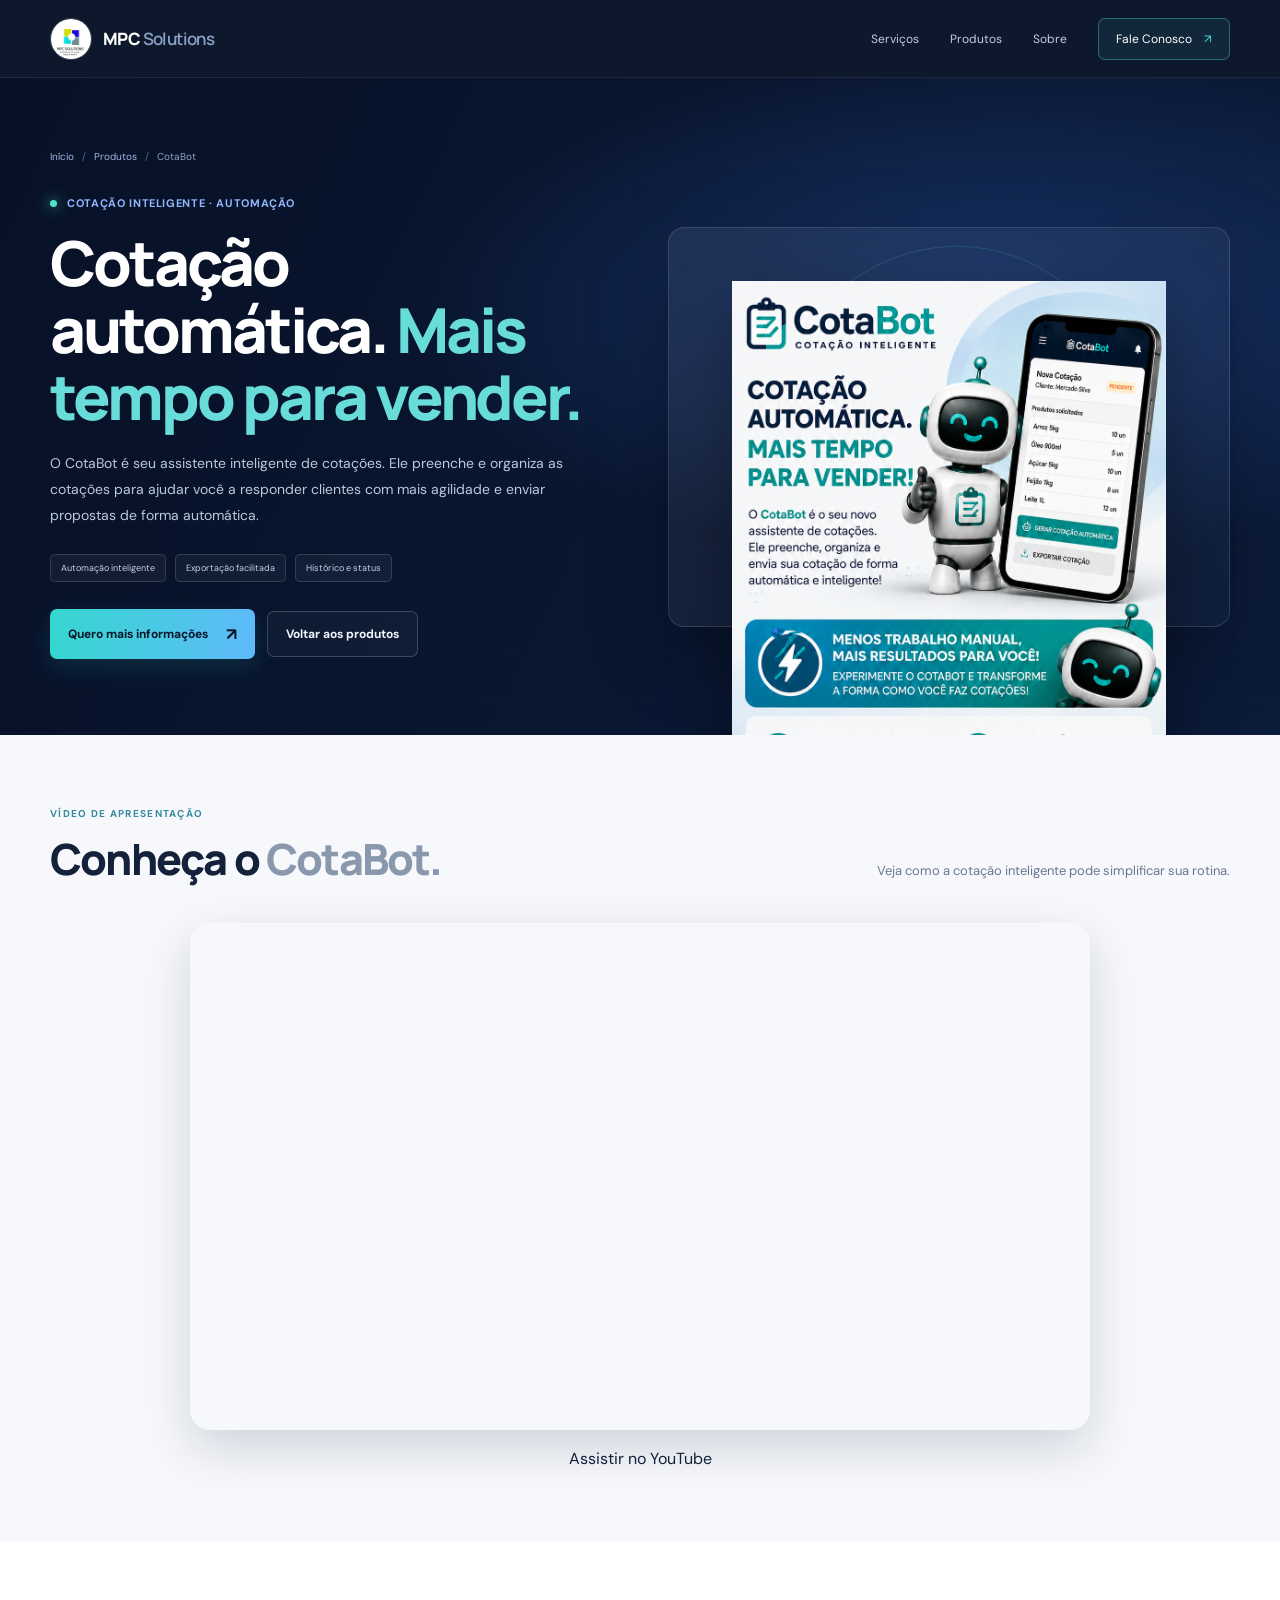
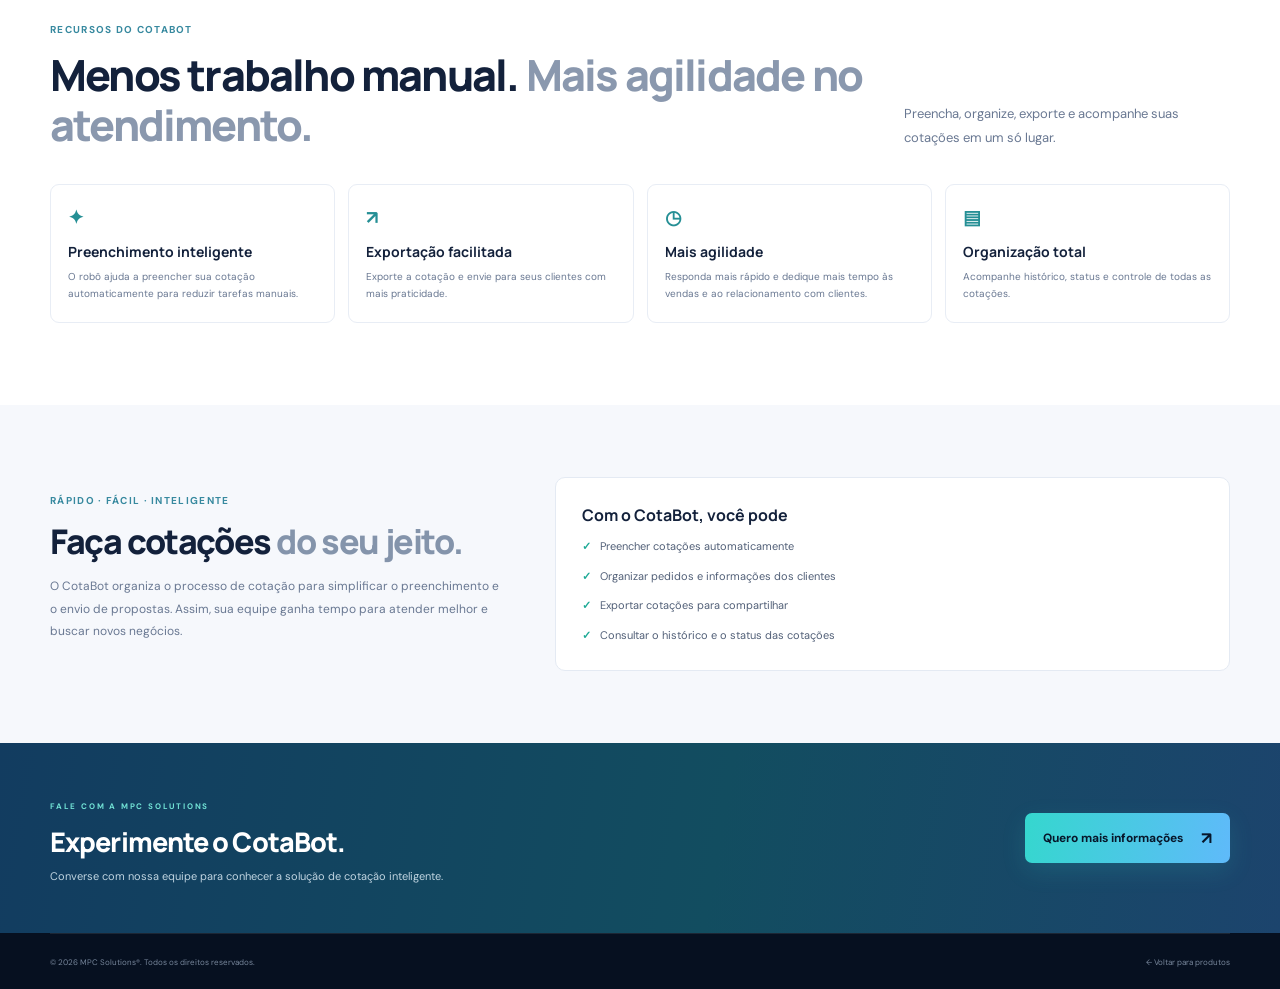
<file: produtos/cotabot.html>
<!doctype html>
<html lang="pt-BR">
<head>
  <meta charset="utf-8">
  <meta name="viewport" content="width=device-width, initial-scale=1">
  <meta name="theme-color" content="#071126">
  <meta name="description" content="Conheça o CotaBot, assistente inteligente que automatiza, organiza e facilita o envio de cotações para seus clientes.">
  <title>CotaBot | MPC Solutions</title>
  <link rel="icon" href="../assets/images/logo-mpc.jpg">
  <link rel="preconnect" href="https://fonts.googleapis.com">
  <link rel="preconnect" href="https://fonts.gstatic.com" crossorigin>
  <link href="https://fonts.googleapis.com/css2?family=DM+Sans:wght@400;500;600;700&family=Manrope:wght@400;500;600;700;800&display=swap" rel="stylesheet">
  <link rel="stylesheet" href="../styles.css">
  <link rel="stylesheet" href="../product-pages.css">
</head>
<body>
  <header class="site-header">
    <div class="container nav-wrap">
      <a class="brand" href="../index.html#home" aria-label="MPC Solutions, início"><img src="../assets/images/logo-mpc.jpg" alt=""><span>MPC <b>Solutions</b></span></a>
      <button class="menu-toggle" aria-label="Abrir menu" aria-expanded="false" aria-controls="main-nav"><span></span><span></span><span></span></button>
      <nav class="main-nav" id="main-nav" aria-label="Navegação principal"><a href="../index.html#servicos">Serviços</a><a href="../index.html#produtos">Produtos</a><a href="../index.html#sobre">Sobre</a><a class="nav-cta" href="../index.html#contato">Fale Conosco <span>↗</span></a></nav>
    </div>
  </header>
  <main>
    <section class="product-detail-hero">
      <div class="container">
        <div class="product-detail-breadcrumb"><a href="../index.html">Início</a><span>/</span><a href="../index.html#produtos">Produtos</a><span>/</span>CotaBot</div>
        <div class="product-detail-grid">
          <div class="product-detail-copy">
            <div class="eyebrow"><span class="status-dot"></span> COTAÇÃO INTELIGENTE · AUTOMAÇÃO</div>
            <h1>Cotação automática. <span>Mais tempo para vender.</span></h1>
            <p>O CotaBot é seu assistente inteligente de cotações. Ele preenche e organiza as cotações para ajudar você a responder clientes com mais agilidade e enviar propostas de forma automática.</p>
            <div class="product-detail-meta"><span>Automação inteligente</span><span>Exportação facilitada</span><span>Histórico e status</span></div>
            <div class="hero-actions"><a class="button button-primary" href="https://wa.me/5515997671213?text=Ol%C3%A1%21%20Quero%20mais%20informa%C3%A7%C3%B5es%20sobre%20o%20CotaBot." target="_blank" rel="noopener noreferrer">Quero mais informações <span>↗</span></a><a class="button button-ghost" href="../index.html#produtos">Voltar aos produtos</a></div>
          </div>
          <div class="product-detail-image"><img src="../assets/images/cotabot.png" alt="Folder de apresentação do CotaBot, assistente inteligente para cotações"></div>
        </div>
      </div>
    </section>
    <section class="product-detail-story cotabot-video">
      <div class="container">
        <div class="section-heading">
          <div><div class="eyebrow dark-eyebrow">VÍDEO DE APRESENTAÇÃO</div><h2>Conheça o <span>CotaBot.</span></h2></div>
          <p>Veja como a cotação inteligente pode simplificar sua rotina.</p>
        </div>
        <div style="max-width:900px;margin:0 auto;aspect-ratio:16/9;border-radius:20px;overflow:hidden;box-shadow:0 18px 50px rgba(7,17,38,.16)">
          <iframe src="https://www.youtube.com/embed/CEwxOOAXrlM" title="Vídeo de apresentação do CotaBot" loading="lazy" referrerpolicy="strict-origin-when-cross-origin" allow="accelerometer; autoplay; clipboard-write; encrypted-media; gyroscope; picture-in-picture; web-share" allowfullscreen style="width:100%;height:100%;border:0"></iframe>
        </div>
        <p style="text-align:center;margin:18px 0 0"><a href="https://www.youtube.com/watch?v=CEwxOOAXrlM" target="_blank" rel="noopener noreferrer">Assistir no YouTube</a></p>
      </div>
    </section>
    <section class="product-benefits">
      <div class="container">
        <div class="section-heading"><div><div class="eyebrow dark-eyebrow">RECURSOS DO COTABOT</div><h2>Menos trabalho manual. <span>Mais agilidade no atendimento.</span></h2></div><p>Preencha, organize, exporte e acompanhe suas cotações em um só lugar.</p></div>
        <div class="product-benefit-grid">
          <article class="product-benefit"><b>✦</b><h3>Preenchimento inteligente</h3><p>O robô ajuda a preencher sua cotação automaticamente para reduzir tarefas manuais.</p></article>
          <article class="product-benefit"><b>↗</b><h3>Exportação facilitada</h3><p>Exporte a cotação e envie para seus clientes com mais praticidade.</p></article>
          <article class="product-benefit"><b>◷</b><h3>Mais agilidade</h3><p>Responda mais rápido e dedique mais tempo às vendas e ao relacionamento com clientes.</p></article>
          <article class="product-benefit"><b>▤</b><h3>Organização total</h3><p>Acompanhe histórico, status e controle de todas as cotações.</p></article>
        </div>
      </div>
    </section>
    <section class="product-detail-story">
      <div class="container product-story-grid">
        <div><div class="eyebrow dark-eyebrow">RÁPIDO · FÁCIL · INTELIGENTE</div><h2>Faça cotações <span>do seu jeito.</span></h2><p>O CotaBot organiza o processo de cotação para simplificar o preenchimento e o envio de propostas. Assim, sua equipe ganha tempo para atender melhor e buscar novos negócios.</p></div>
        <div class="product-story-callout"><h3>Com o CotaBot, você pode</h3><ul><li>Preencher cotações automaticamente</li><li>Organizar pedidos e informações dos clientes</li><li>Exportar cotações para compartilhar</li><li>Consultar o histórico e o status das cotações</li></ul></div>
      </div>
    </section>
    <section class="product-detail-cta"><div class="container cta-layout"><div><span>FALE COM A MPC SOLUTIONS</span><h2>Experimente o CotaBot.</h2><p>Converse com nossa equipe para conhecer a solução de cotação inteligente.</p></div><div class="cta-actions"><a class="button button-primary" href="https://wa.me/5515997671213?text=Ol%C3%A1%21%20Quero%20mais%20informa%C3%A7%C3%B5es%20sobre%20o%20CotaBot." target="_blank" rel="noopener noreferrer">Quero mais informações <span>↗</span></a></div></div></section>
  </main>
  <footer class="site-footer"><div class="container footer-bottom"><span>© <span id="year"></span> MPC Solutions®. Todos os direitos reservados.</span><a href="../index.html#produtos">← Voltar para produtos</a></div></footer>
  <script src="../script.js"></script>
</body>
</html>
</file>
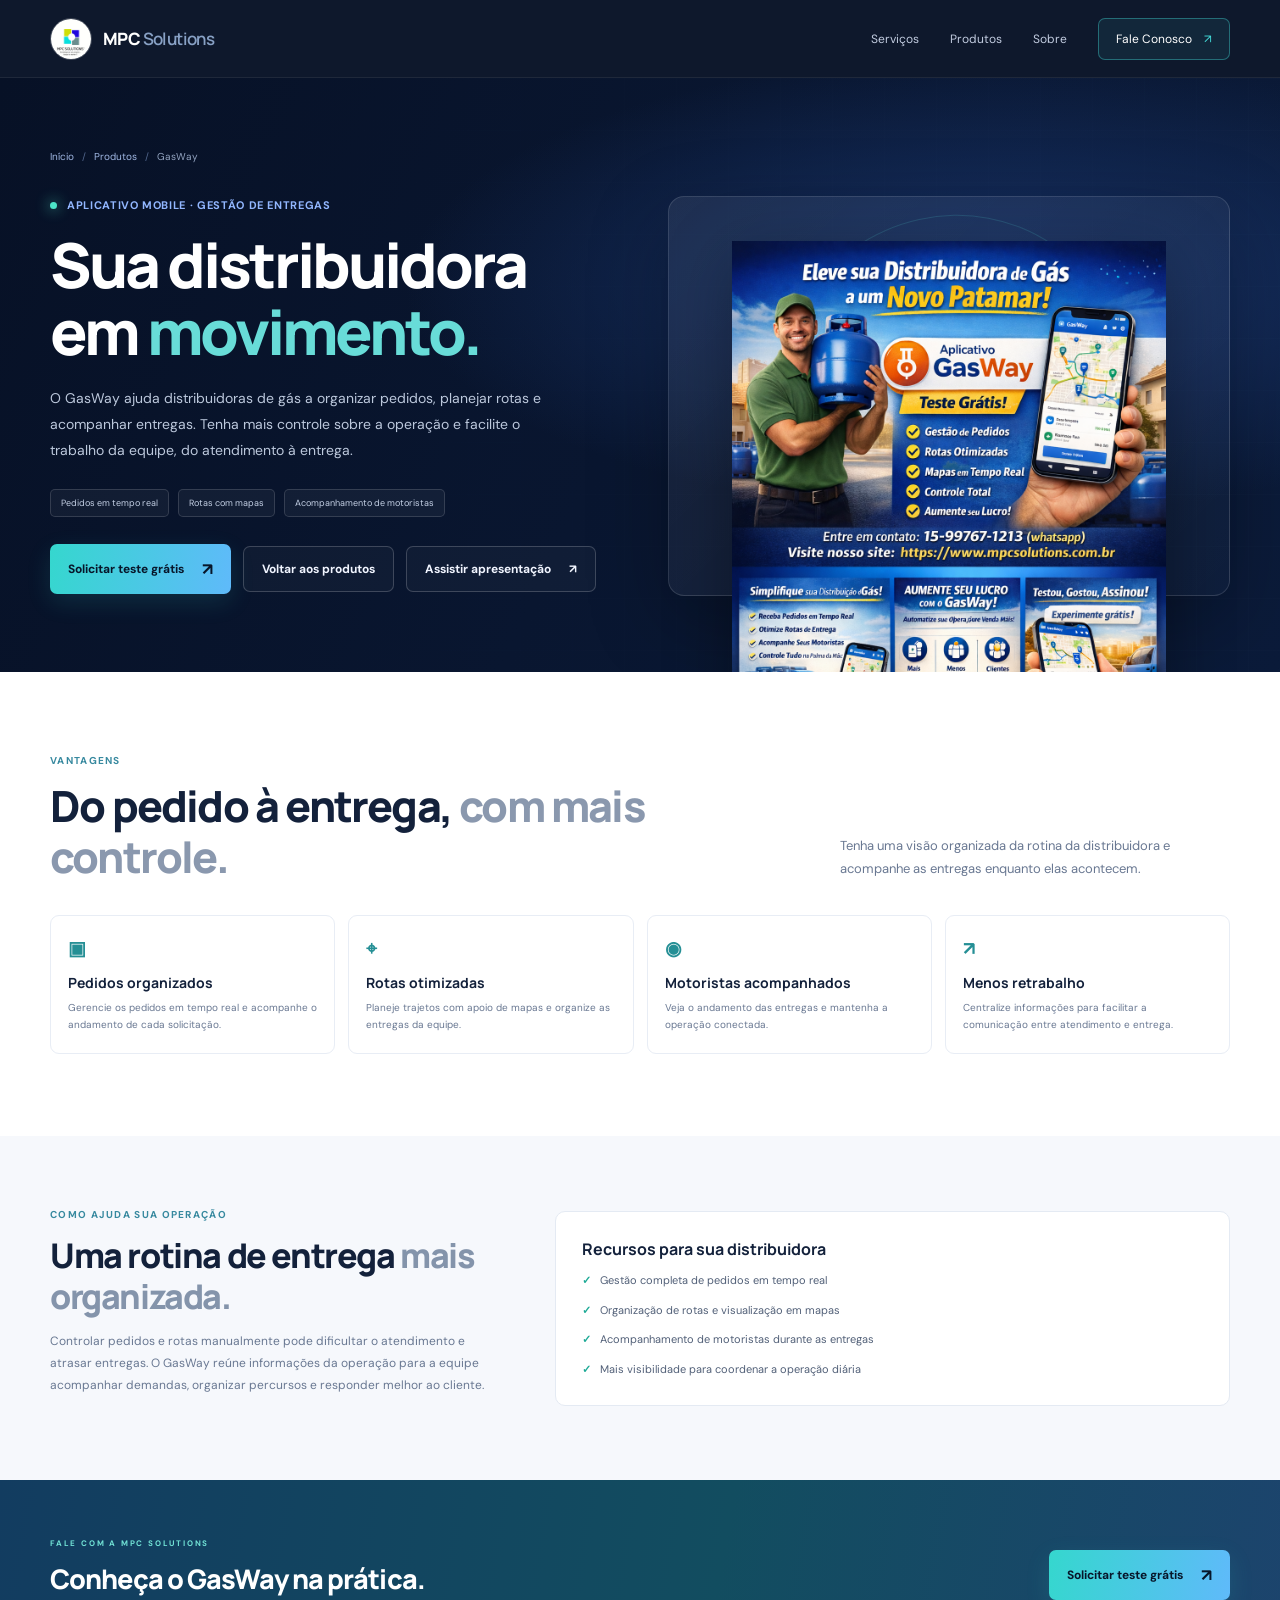
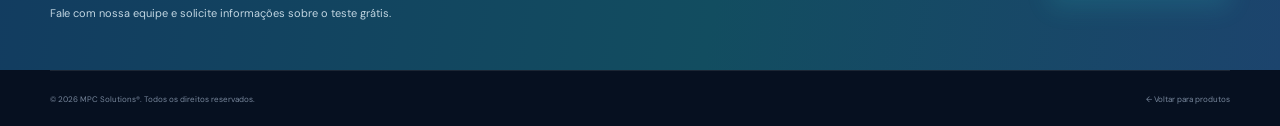
<file: produtos/gasway.html>
<!doctype html>
<html lang="pt-BR">
<head>
  <meta charset="utf-8"><meta name="viewport" content="width=device-width, initial-scale=1"><meta name="theme-color" content="#071126">
  <meta name="description" content="Conheça o GasWay: sistema para distribuidoras de gás gerenciarem pedidos, rotas e entregas em tempo real.">
  <title>GasWay | MPC Solutions</title><link rel="icon" href="../assets/images/logo-mpc.jpg">
  <link rel="preconnect" href="https://fonts.googleapis.com"><link rel="preconnect" href="https://fonts.gstatic.com" crossorigin>
  <link href="https://fonts.googleapis.com/css2?family=DM+Sans:wght@400;500;600;700&family=Manrope:wght@400;500;600;700;800&display=swap" rel="stylesheet">
  <link rel="stylesheet" href="../styles.css"><link rel="stylesheet" href="../product-pages.css">
</head>
<body>
  <header class="site-header"><div class="container nav-wrap"><a class="brand" href="../index.html#home" aria-label="MPC Solutions, início"><img src="../assets/images/logo-mpc.jpg" alt=""><span>MPC <b>Solutions</b></span></a><button class="menu-toggle" aria-label="Abrir menu" aria-expanded="false" aria-controls="main-nav"><span></span><span></span><span></span></button><nav class="main-nav" id="main-nav" aria-label="Navegação principal"><a href="../index.html#servicos">Serviços</a><a href="../index.html#produtos">Produtos</a><a href="../index.html#sobre">Sobre</a><a class="nav-cta" href="../index.html#contato">Fale Conosco <span>↗</span></a></nav></div></header>
  <main>
    <section class="product-detail-hero"><div class="container"><div class="product-detail-breadcrumb"><a href="../index.html">Início</a><span>/</span><a href="../index.html#produtos">Produtos</a><span>/</span>GasWay</div><div class="product-detail-grid"><div class="product-detail-copy"><div class="eyebrow"><span class="status-dot"></span> APLICATIVO MOBILE · GESTÃO DE ENTREGAS</div><h1>Sua distribuidora em <span>movimento.</span></h1><p>O GasWay ajuda distribuidoras de gás a organizar pedidos, planejar rotas e acompanhar entregas. Tenha mais controle sobre a operação e facilite o trabalho da equipe, do atendimento à entrega.</p><div class="product-detail-meta"><span>Pedidos em tempo real</span><span>Rotas com mapas</span><span>Acompanhamento de motoristas</span></div><div class="hero-actions"><a class="button button-primary" href="https://wa.me/5515997671213?text=Ol%C3%A1!%20Tenho%20interesse%20no%20GasWay." target="_blank" rel="noreferrer">Solicitar teste grátis <span>↗</span></a><a class="button button-ghost" href="../index.html#produtos">Voltar aos produtos</a><a class="button button-ghost" href="https://youtu.be/7BEavhGPRz8" target="_blank" rel="noopener noreferrer">Assistir apresentação <span>↗</span></a></div></div><div class="product-detail-image"><img src="../assets/images/gasway.png" alt="Apresentação do aplicativo GasWay para distribuidoras de gás"></div></div></div></section>
    <section class="product-benefits"><div class="container"><div class="section-heading"><div><div class="eyebrow dark-eyebrow">VANTAGENS</div><h2>Do pedido à entrega, <span>com mais controle.</span></h2></div><p>Tenha uma visão organizada da rotina da distribuidora e acompanhe as entregas enquanto elas acontecem.</p></div><div class="product-benefit-grid"><article class="product-benefit"><b>▣</b><h3>Pedidos organizados</h3><p>Gerencie os pedidos em tempo real e acompanhe o andamento de cada solicitação.</p></article><article class="product-benefit"><b>⌖</b><h3>Rotas otimizadas</h3><p>Planeje trajetos com apoio de mapas e organize as entregas da equipe.</p></article><article class="product-benefit"><b>◉</b><h3>Motoristas acompanhados</h3><p>Veja o andamento das entregas e mantenha a operação conectada.</p></article><article class="product-benefit"><b>↗</b><h3>Menos retrabalho</h3><p>Centralize informações para facilitar a comunicação entre atendimento e entrega.</p></article></div></div></section>
    <section class="product-detail-story"><div class="container product-story-grid"><div><div class="eyebrow dark-eyebrow">COMO AJUDA SUA OPERAÇÃO</div><h2>Uma rotina de entrega <span>mais organizada.</span></h2><p>Controlar pedidos e rotas manualmente pode dificultar o atendimento e atrasar entregas. O GasWay reúne informações da operação para a equipe acompanhar demandas, organizar percursos e responder melhor ao cliente.</p></div><div class="product-story-callout"><h3>Recursos para sua distribuidora</h3><ul><li>Gestão completa de pedidos em tempo real</li><li>Organização de rotas e visualização em mapas</li><li>Acompanhamento de motoristas durante as entregas</li><li>Mais visibilidade para coordenar a operação diária</li></ul></div></div></section>
    <section class="product-detail-cta"><div class="container cta-layout"><div><span>FALE COM A MPC SOLUTIONS</span><h2>Conheça o GasWay na prática.</h2><p>Fale com nossa equipe e solicite informações sobre o teste grátis.</p></div><div class="cta-actions"><a class="button button-primary" href="https://wa.me/5515997671213?text=Ol%C3%A1!%20Tenho%20interesse%20no%20GasWay." target="_blank" rel="noreferrer">Solicitar teste grátis <span>↗</span></a></div></div></section>
  </main>
  <footer class="site-footer"><div class="container footer-bottom"><span>© <span id="year"></span> MPC Solutions®. Todos os direitos reservados.</span><a href="../index.html#produtos">← Voltar para produtos</a></div></footer>
  <script src="../script.js"></script>
</body></html>
</file>
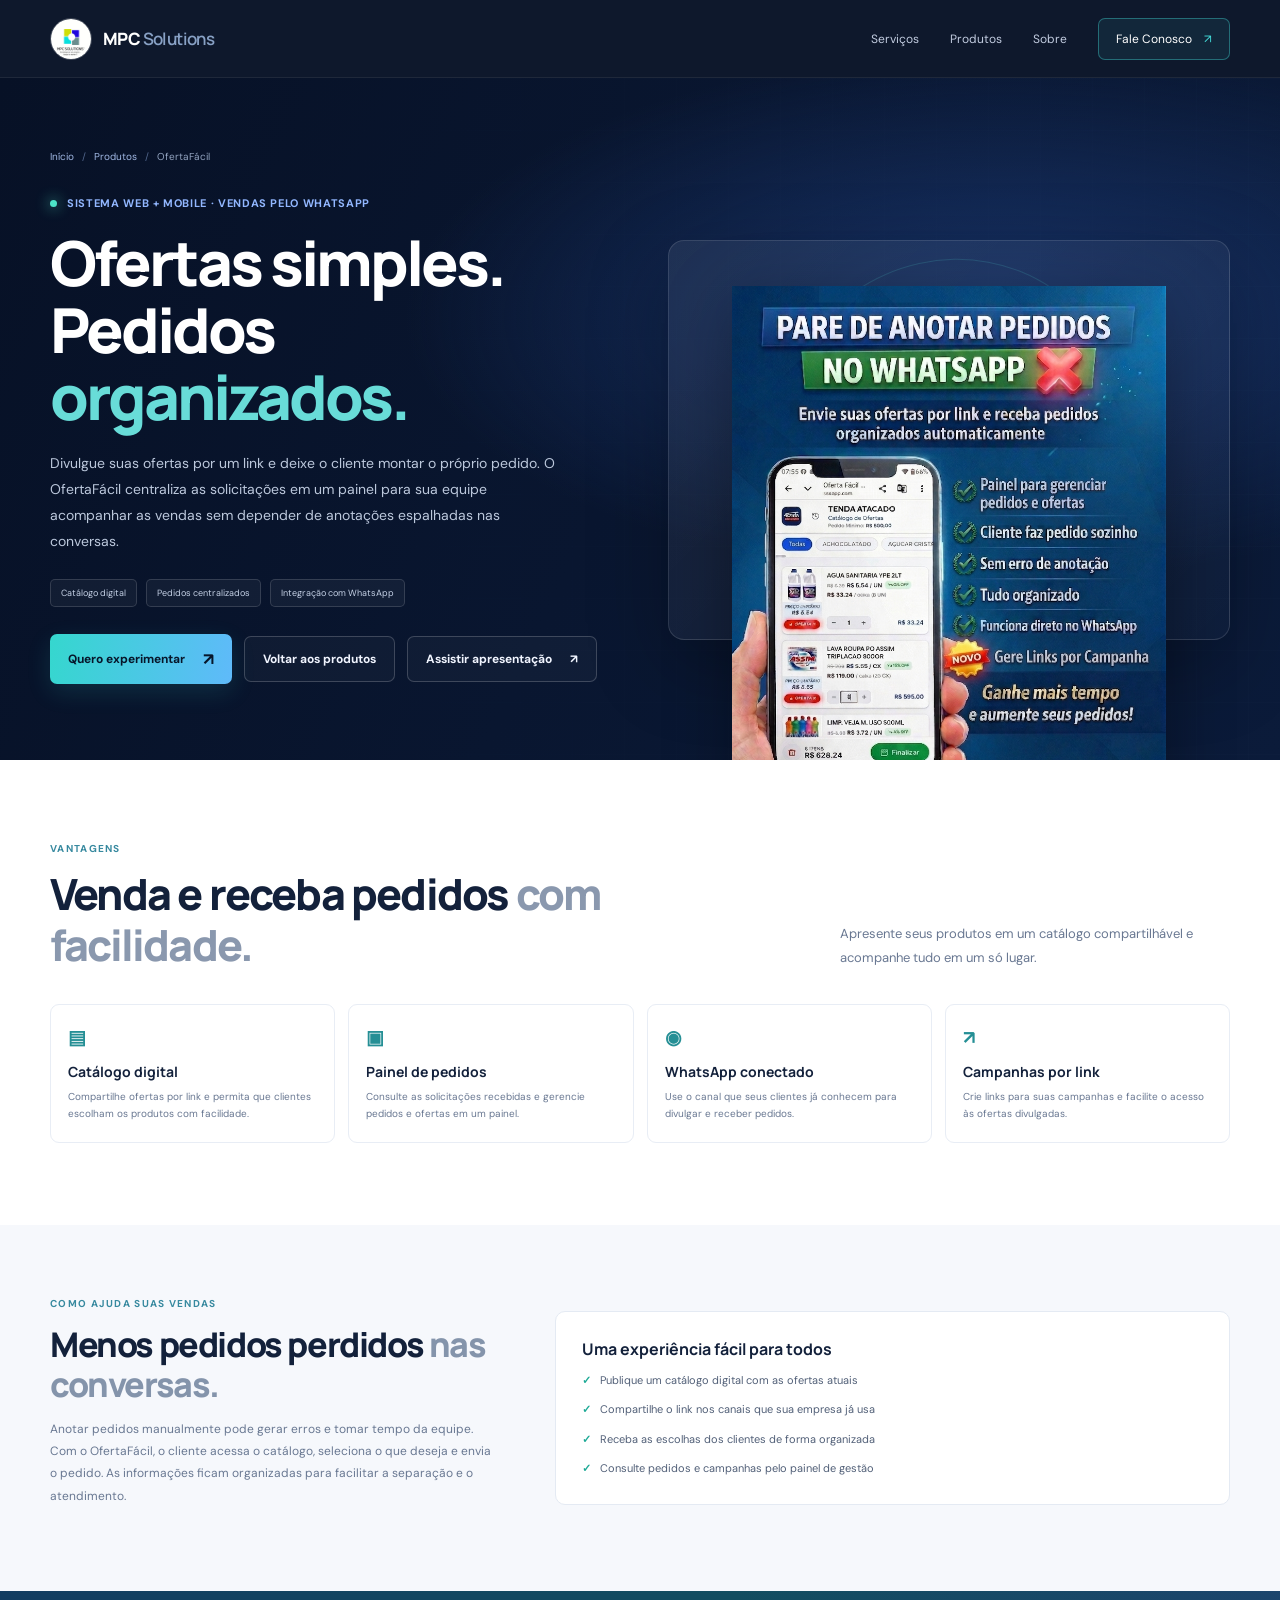
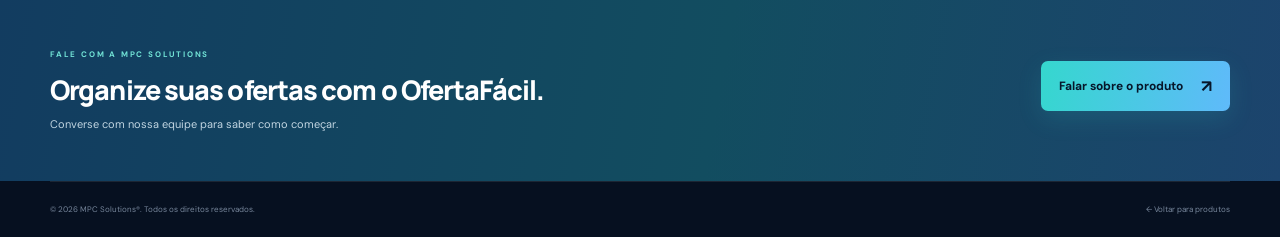
<file: produtos/oferta-facil.html>
<!doctype html>
<html lang="pt-BR">
<head>
  <meta charset="utf-8"><meta name="viewport" content="width=device-width, initial-scale=1"><meta name="theme-color" content="#071126">
  <meta name="description" content="Conheça o OfertaFácil: divulgue ofertas por link e receba pedidos organizados automaticamente pelo WhatsApp.">
  <title>OfertaFácil | MPC Solutions</title><link rel="icon" href="../assets/images/logo-mpc.jpg">
  <link rel="preconnect" href="https://fonts.googleapis.com"><link rel="preconnect" href="https://fonts.gstatic.com" crossorigin>
  <link href="https://fonts.googleapis.com/css2?family=DM+Sans:wght@400;500;600;700&family=Manrope:wght@400;500;600;700;800&display=swap" rel="stylesheet">
  <link rel="stylesheet" href="../styles.css"><link rel="stylesheet" href="../product-pages.css">
</head>
<body>
  <header class="site-header"><div class="container nav-wrap"><a class="brand" href="../index.html#home" aria-label="MPC Solutions, início"><img src="../assets/images/logo-mpc.jpg" alt=""><span>MPC <b>Solutions</b></span></a><button class="menu-toggle" aria-label="Abrir menu" aria-expanded="false" aria-controls="main-nav"><span></span><span></span><span></span></button><nav class="main-nav" id="main-nav" aria-label="Navegação principal"><a href="../index.html#servicos">Serviços</a><a href="../index.html#produtos">Produtos</a><a href="../index.html#sobre">Sobre</a><a class="nav-cta" href="../index.html#contato">Fale Conosco <span>↗</span></a></nav></div></header>
  <main>
    <section class="product-detail-hero"><div class="container"><div class="product-detail-breadcrumb"><a href="../index.html">Início</a><span>/</span><a href="../index.html#produtos">Produtos</a><span>/</span>OfertaFácil</div><div class="product-detail-grid"><div class="product-detail-copy"><div class="eyebrow"><span class="status-dot"></span> SISTEMA WEB + MOBILE · VENDAS PELO WHATSAPP</div><h1>Ofertas simples. Pedidos <span>organizados.</span></h1><p>Divulgue suas ofertas por um link e deixe o cliente montar o próprio pedido. O OfertaFácil centraliza as solicitações em um painel para sua equipe acompanhar as vendas sem depender de anotações espalhadas nas conversas.</p><div class="product-detail-meta"><span>Catálogo digital</span><span>Pedidos centralizados</span><span>Integração com WhatsApp</span></div><div class="hero-actions"><a class="button button-primary" href="https://wa.me/5515997671213?text=Ol%C3%A1!%20Tenho%20interesse%20no%20OfertaF%C3%A1cil." target="_blank" rel="noreferrer">Quero experimentar <span>↗</span></a><a class="button button-ghost" href="../index.html#produtos">Voltar aos produtos</a><a class="button button-ghost" href="https://youtu.be/jC60PhKycRU" target="_blank" rel="noopener noreferrer">Assistir apresentação <span>↗</span></a></div></div><div class="product-detail-image"><img src="../assets/images/ofertafacil.png" alt="Apresentação do OfertaFácil para organizar pedidos pelo WhatsApp"></div></div></div></section>
    <section class="product-benefits"><div class="container"><div class="section-heading"><div><div class="eyebrow dark-eyebrow">VANTAGENS</div><h2>Venda e receba pedidos <span>com facilidade.</span></h2></div><p>Apresente seus produtos em um catálogo compartilhável e acompanhe tudo em um só lugar.</p></div><div class="product-benefit-grid"><article class="product-benefit"><b>▤</b><h3>Catálogo digital</h3><p>Compartilhe ofertas por link e permita que clientes escolham os produtos com facilidade.</p></article><article class="product-benefit"><b>▣</b><h3>Painel de pedidos</h3><p>Consulte as solicitações recebidas e gerencie pedidos e ofertas em um painel.</p></article><article class="product-benefit"><b>◉</b><h3>WhatsApp conectado</h3><p>Use o canal que seus clientes já conhecem para divulgar e receber pedidos.</p></article><article class="product-benefit"><b>↗</b><h3>Campanhas por link</h3><p>Crie links para suas campanhas e facilite o acesso às ofertas divulgadas.</p></article></div></div></section>
    <section class="product-detail-story"><div class="container product-story-grid"><div><div class="eyebrow dark-eyebrow">COMO AJUDA SUAS VENDAS</div><h2>Menos pedidos perdidos <span>nas conversas.</span></h2><p>Anotar pedidos manualmente pode gerar erros e tomar tempo da equipe. Com o OfertaFácil, o cliente acessa o catálogo, seleciona o que deseja e envia o pedido. As informações ficam organizadas para facilitar a separação e o atendimento.</p></div><div class="product-story-callout"><h3>Uma experiência fácil para todos</h3><ul><li>Publique um catálogo digital com as ofertas atuais</li><li>Compartilhe o link nos canais que sua empresa já usa</li><li>Receba as escolhas dos clientes de forma organizada</li><li>Consulte pedidos e campanhas pelo painel de gestão</li></ul></div></div></section>
    <section class="product-detail-cta"><div class="container cta-layout"><div><span>FALE COM A MPC SOLUTIONS</span><h2>Organize suas ofertas com o OfertaFácil.</h2><p>Converse com nossa equipe para saber como começar.</p></div><div class="cta-actions"><a class="button button-primary" href="https://wa.me/5515997671213?text=Ol%C3%A1!%20Tenho%20interesse%20no%20OfertaF%C3%A1cil." target="_blank" rel="noreferrer">Falar sobre o produto <span>↗</span></a></div></div></section>
  </main>
  <footer class="site-footer"><div class="container footer-bottom"><span>© <span id="year"></span> MPC Solutions®. Todos os direitos reservados.</span><a href="../index.html#produtos">← Voltar para produtos</a></div></footer>
  <script src="../script.js"></script>
</body></html>
</file>
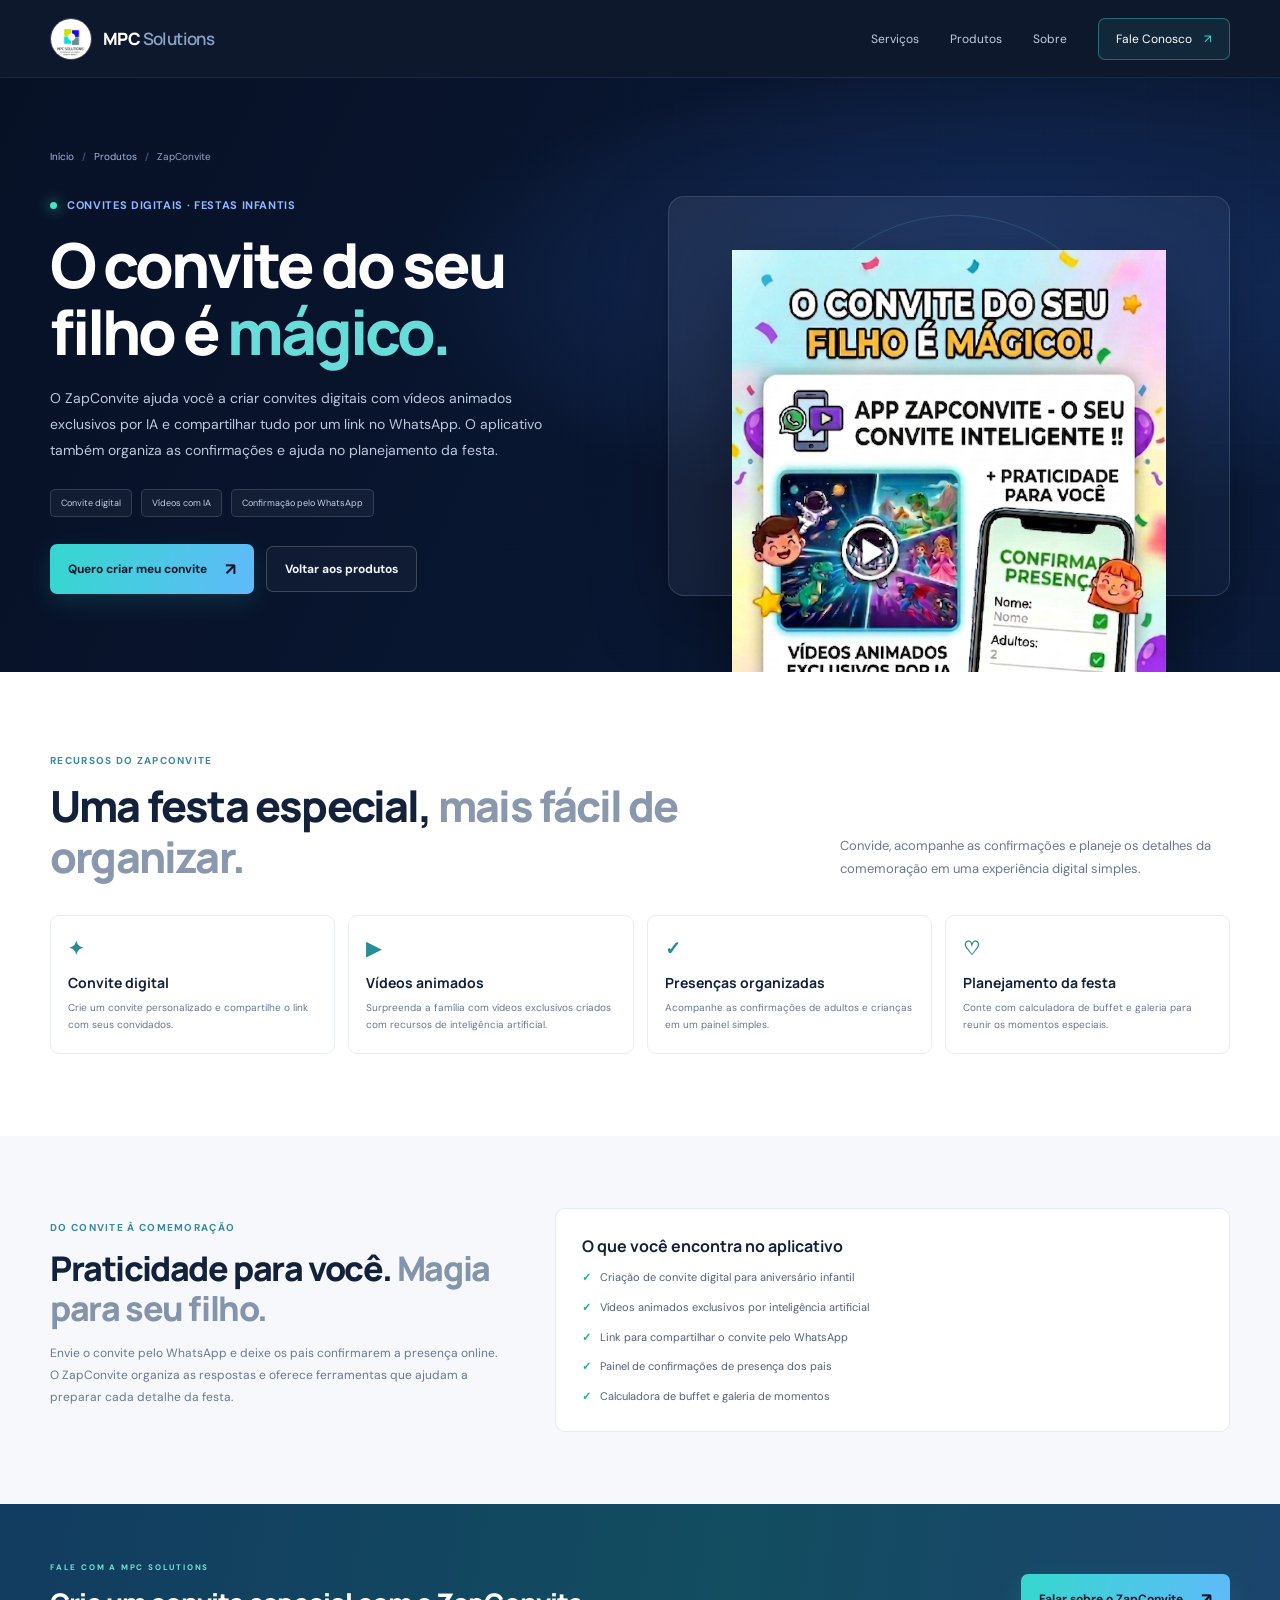
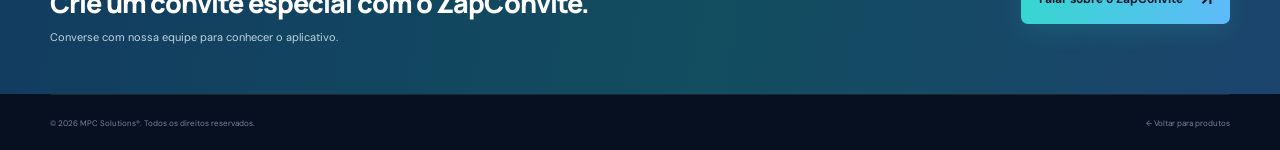
<file: produtos/zapconvite.html>
<!doctype html>
<html lang="pt-BR">
<head>
  <meta charset="utf-8">
  <meta name="viewport" content="width=device-width, initial-scale=1">
  <meta name="theme-color" content="#071126">
  <meta name="description" content="Crie convites digitais infantis com vídeos animados por IA e organize confirmações de presença com o ZapConvite.">
  <title>ZapConvite | MPC Solutions</title>
  <link rel="icon" href="../assets/images/logo-mpc.jpg">
  <link rel="preconnect" href="https://fonts.googleapis.com">
  <link rel="preconnect" href="https://fonts.gstatic.com" crossorigin>
  <link href="https://fonts.googleapis.com/css2?family=DM+Sans:wght@400;500;600;700&family=Manrope:wght@400;500;600;700;800&display=swap" rel="stylesheet">
  <link rel="stylesheet" href="../styles.css">
  <link rel="stylesheet" href="../product-pages.css">
</head>
<body>
  <header class="site-header">
    <div class="container nav-wrap">
      <a class="brand" href="../index.html#home" aria-label="MPC Solutions, início"><img src="../assets/images/logo-mpc.jpg" alt=""><span>MPC <b>Solutions</b></span></a>
      <button class="menu-toggle" aria-label="Abrir menu" aria-expanded="false" aria-controls="main-nav"><span></span><span></span><span></span></button>
      <nav class="main-nav" id="main-nav" aria-label="Navegação principal"><a href="../index.html#servicos">Serviços</a><a href="../index.html#produtos">Produtos</a><a href="../index.html#sobre">Sobre</a><a class="nav-cta" href="../index.html#contato">Fale Conosco <span>↗</span></a></nav>
    </div>
  </header>
  <main>
    <section class="product-detail-hero">
      <div class="container">
        <div class="product-detail-breadcrumb"><a href="../index.html">Início</a><span>/</span><a href="../index.html#produtos">Produtos</a><span>/</span>ZapConvite</div>
        <div class="product-detail-grid">
          <div class="product-detail-copy">
            <div class="eyebrow"><span class="status-dot"></span> CONVITES DIGITAIS · FESTAS INFANTIS</div>
            <h1>O convite do seu filho é <span>mágico.</span></h1>
            <p>O ZapConvite ajuda você a criar convites digitais com vídeos animados exclusivos por IA e compartilhar tudo por um link no WhatsApp. O aplicativo também organiza as confirmações e ajuda no planejamento da festa.</p>
            <div class="product-detail-meta"><span>Convite digital</span><span>Vídeos com IA</span><span>Confirmação pelo WhatsApp</span></div>
            <div class="hero-actions"><a class="button button-primary" href="https://wa.me/5515997671213?text=Ol%C3%A1%21%20Quero%20conhecer%20o%20ZapConvite%20e%20criar%20um%20convite." target="_blank" rel="noopener noreferrer">Quero criar meu convite <span>↗</span></a><a class="button button-ghost" href="../index.html#produtos">Voltar aos produtos</a></div>
          </div>
          <div class="product-detail-image"><img src="../assets/images/zapconvite.png" alt="Folder do ZapConvite com convite digital, vídeo animado e confirmação de presença"></div>
        </div>
      </div>
    </section>
    <section class="product-benefits">
      <div class="container">
        <div class="section-heading"><div><div class="eyebrow dark-eyebrow">RECURSOS DO ZAPCONVITE</div><h2>Uma festa especial, <span>mais fácil de organizar.</span></h2></div><p>Convide, acompanhe as confirmações e planeje os detalhes da comemoração em uma experiência digital simples.</p></div>
        <div class="product-benefit-grid">
          <article class="product-benefit"><b>✦</b><h3>Convite digital</h3><p>Crie um convite personalizado e compartilhe o link com seus convidados.</p></article>
          <article class="product-benefit"><b>▶</b><h3>Vídeos animados</h3><p>Surpreenda a família com vídeos exclusivos criados com recursos de inteligência artificial.</p></article>
          <article class="product-benefit"><b>✓</b><h3>Presenças organizadas</h3><p>Acompanhe as confirmações de adultos e crianças em um painel simples.</p></article>
          <article class="product-benefit"><b>♡</b><h3>Planejamento da festa</h3><p>Conte com calculadora de buffet e galeria para reunir os momentos especiais.</p></article>
        </div>
      </div>
    </section>
    <section class="product-detail-story">
      <div class="container product-story-grid">
        <div><div class="eyebrow dark-eyebrow">DO CONVITE À COMEMORAÇÃO</div><h2>Praticidade para você. <span>Magia para seu filho.</span></h2><p>Envie o convite pelo WhatsApp e deixe os pais confirmarem a presença online. O ZapConvite organiza as respostas e oferece ferramentas que ajudam a preparar cada detalhe da festa.</p></div>
        <div class="product-story-callout"><h3>O que você encontra no aplicativo</h3><ul><li>Criação de convite digital para aniversário infantil</li><li>Vídeos animados exclusivos por inteligência artificial</li><li>Link para compartilhar o convite pelo WhatsApp</li><li>Painel de confirmações de presença dos pais</li><li>Calculadora de buffet e galeria de momentos</li></ul></div>
      </div>
    </section>
    <section class="product-detail-cta"><div class="container cta-layout"><div><span>FALE COM A MPC SOLUTIONS</span><h2>Crie um convite especial com o ZapConvite.</h2><p>Converse com nossa equipe para conhecer o aplicativo.</p></div><div class="cta-actions"><a class="button button-primary" href="https://wa.me/5515997671213?text=Ol%C3%A1%21%20Tenho%20interesse%20no%20ZapConvite." target="_blank" rel="noopener noreferrer">Falar sobre o ZapConvite <span>↗</span></a></div></div></section>
  </main>
  <footer class="site-footer"><div class="container footer-bottom"><span>© <span id="year"></span> MPC Solutions®. Todos os direitos reservados.</span><a href="../index.html#produtos">← Voltar para produtos</a></div></footer>
  <script src="../script.js"></script>
</body>
</html>
</file>
<file: styles.css>
:root{--navy:#071126;--navy2:#0c1a37;--ink:#13213b;--muted:#697892;--cyan:#43dddb;--blue:#438dff;--purple:#8a63ff;--paper:#f6f8fc;--line:#e8edf5;--font:'DM Sans',sans-serif;--display:'Manrope',sans-serif}*{box-sizing:border-box}html{scroll-behavior:smooth;scroll-padding-top:86px}body{margin:0;font-family:var(--font);color:var(--ink);background:white;-webkit-font-smoothing:antialiased}a{color:inherit;text-decoration:none}button,input,select,textarea{font:inherit}.container{width:min(1180px,calc(100% - 48px));margin:0 auto}.site-header{height:78px;position:sticky;top:0;z-index:20;background:rgba(7,17,38,.97);backdrop-filter:blur(15px);border-bottom:1px solid #ffffff12;color:white}.nav-wrap{height:100%;display:flex;align-items:center;justify-content:space-between}.brand{display:flex;align-items:center;gap:11px;font:800 17px var(--display);letter-spacing:-.6px}.brand img{width:42px;height:42px;object-fit:cover;border-radius:50%;border:1px solid #ffffff36}.brand b{font-weight:600;color:#88a1c5}.main-nav{display:flex;align-items:center;gap:31px;font-size:12px;color:#c2cce0}.main-nav>a:not(.nav-cta):hover{color:var(--cyan)}.nav-cta{padding:12px 17px;border:1px solid #43dddb61;border-radius:7px;color:white;background:#43dddb13}.nav-cta span{color:var(--cyan);margin-left:9px}.menu-toggle{display:none}.hero{min-height:720px;position:relative;overflow:hidden;background:radial-gradient(ellipse at 76% 44%,#10285b 0,transparent 41%),linear-gradient(115deg,#071126 15%,#091735 66%,#07152e);color:white}.hero-grid{position:absolute;inset:0;opacity:.32;background-image:linear-gradient(#7994c015 1px,transparent 1px),linear-gradient(90deg,#7994c015 1px,transparent 1px);background-size:56px 56px;mask-image:linear-gradient(90deg,transparent,#000 50%)}.hero-glow{position:absolute;width:560px;height:560px;right:8%;top:10%;border-radius:50%;background:radial-gradient(circle,#3f70eb26,transparent 68%)}.hero-layout{min-height:630px;display:grid;grid-template-columns:1fr 1fr;align-items:center;position:relative;z-index:1;gap:38px}.hero-copy{padding:62px 0 40px}.eyebrow{font-size:11px;letter-spacing:.65px;font-weight:700;color:#92b7ff;display:flex;align-items:center;gap:10px}.status-dot{width:7px;height:7px;border-radius:50%;background:#4ce4c7;box-shadow:0 0 14px #4ce4c7}.hero h1{font:800 clamp(44px,5.4vw,68px)/1.09 var(--display);letter-spacing:-3.7px;margin:24px 0 21px;max-width:630px}.hero h1 span{background:linear-gradient(90deg,#50e0d5,#70a4ff 70%,#a982ff);color:transparent;background-clip:text}.hero-lead{max-width:510px;font-size:15px;line-height:1.85;color:#b3c0d8}.hero-lead b{color:#fff;font-weight:600}.hero-actions,.product-actions,.cta-actions{display:flex;align-items:center;gap:12px;flex-wrap:wrap}.hero-actions{margin-top:27px}.button{display:inline-flex;align-items:center;justify-content:center;gap:18px;padding:14px 18px;border-radius:7px;font-size:12px;font-weight:700;transition:transform .2s,background .2s;cursor:pointer}.button:hover{transform:translateY(-2px)}.button-primary{background:linear-gradient(100deg,#35d7ce,#5fbafa);color:#07162a;box-shadow:0 8px 24px #38d7cf22}.button-primary:hover{background:linear-gradient(100deg,#5ae9dc,#78c4ff)}.button-primary span{font-size:17px}.button-ghost{border:1px solid #ffffff30;color:#f1f5ff;background:#ffffff08}.whatsapp{color:#55e0ab;font-size:17px}.stats{display:flex;gap:0;margin-top:53px}.stats>div{padding:0 24px;border-left:1px solid #ffffff21;display:flex;flex-direction:column;gap:4px}.stats>div:first-child{padding-left:0;border:0}.stats strong{font:800 23px var(--display);color:#fff}.stats span{font-size:10px;color:#9eacc6}.hero-art{height:490px;position:relative;display:grid;place-items:center}.art-orbit{position:absolute;border:1px solid #8aa9ff26;border-radius:50%}.orbit-one{width:440px;height:300px;transform:rotate(-24deg)}.orbit-two{width:345px;height:455px;transform:rotate(38deg)}.screen{position:absolute;overflow:hidden;background:#121c3a;border:1px solid #a9bff53e;box-shadow:0 30px 80px #0009;border-radius:17px}.screen img{display:block;width:100%;height:100%;object-fit:cover;object-position:top}.screen-main{width:260px;height:350px;transform:rotate(5deg) translate(25px,7px);z-index:2}.screen-small{width:190px;height:260px;transform:rotate(-9deg) translate(-140px,46px);z-index:1}.art-badge{position:absolute;right:0;bottom:56px;z-index:4;display:flex;align-items:center;gap:10px;padding:12px 15px;border:1px solid #a5c3ff30;background:#101e3beF;border-radius:10px;box-shadow:0 14px 38px #0005}.art-badge>span{height:32px;width:32px;display:grid;place-items:center;border-radius:8px;background:#45e1d321;color:#50e0d5;font-size:17px}.art-badge small,.art-badge b{display:block}.art-badge small{font-size:7px;letter-spacing:1px;color:#a0aec8;margin-bottom:4px}.art-badge b{font-size:11px;color:white}.art-spark{position:absolute;color:#59e1d1}.spark-one{top:71px;right:78px;font-size:27px}.spark-two{left:16px;bottom:87px;font-size:20px;color:#9f89ff}.hero-bottom{height:75px;border-top:1px solid #ffffff1b;display:flex;align-items:center;justify-content:space-between;position:relative;z-index:1;color:#8190ac;font-size:9px;letter-spacing:1.7px}.hero-bottom i{font-style:normal;color:#4eddd3}.hero-bottom a{font-size:10px;letter-spacing:0;color:#b9c4d8}.hero-bottom b{color:var(--cyan);padding-left:7px}.section{padding:94px 0}.section-heading{display:flex;justify-content:space-between;align-items:end;gap:35px;margin-bottom:39px}.dark-eyebrow{color:#37899f;font-size:10px;letter-spacing:1.3px}.section-heading h2,.about-copy h2{font:800 clamp(30px,3.5vw,43px)/1.18 var(--display);letter-spacing:-1.8px;margin:14px 0 0;color:var(--ink)}.section-heading h2 span{color:#8a98ae}.section-heading>p{max-width:390px;color:var(--muted);font-size:13px;line-height:1.8;margin:0 0 2px}.services{background:#fff}.service-grid{display:grid;grid-template-columns:repeat(3,1fr);gap:16px}.service-card{padding:24px 23px 20px;border:1px solid var(--line);border-radius:10px;min-height:222px;transition:transform .2s,border-color .2s,box-shadow .2s}.service-card:hover{transform:translateY(-4px);border-color:#c9d8f4;box-shadow:0 15px 38px #1c35600b}.service-icon{width:41px;height:41px;border-radius:10px;background:linear-gradient(135deg,#e3f9f7,#edf1ff);color:#308d9e;display:grid;place-items:center;font-size:20px;margin-bottom:18px}.service-card h3{font:700 16px var(--display);margin:0 0 9px;letter-spacing:-.4px}.service-card p{font-size:11px;line-height:1.75;color:var(--muted);margin:0;min-height:58px}.tags{display:flex;gap:6px;flex-wrap:wrap;margin-top:16px}.tags span{padding:5px 8px;background:#f1f4fa;color:#748198;border-radius:4px;font-size:8px;font-weight:600}.products{background:var(--paper)}.product-card{display:grid;grid-template-columns:1fr 1fr;align-items:center;gap:55px;padding:27px;margin-bottom:18px;border:1px solid #e5eaf2;border-radius:13px;background:#fff;box-shadow:0 12px 32px #23365408}.product-card:last-child{margin-bottom:0}.product-reverse .product-visual{order:2}.product-visual{height:330px;overflow:hidden;display:grid;place-items:center;border-radius:9px;background:linear-gradient(145deg,#e4efff,#edf7f7);position:relative}.product-visual:before{content:"";position:absolute;inset:12% 18%;border:1px solid #fff9;border-radius:50%;transform:rotate(-25deg)}.product-visual img{position:relative;max-width:90%;max-height:90%;width:auto;height:auto;object-fit:contain;filter:drop-shadow(0 12px 20px #20375420)}.visual-cota{background:linear-gradient(145deg,#e1f3f4,#e7edff)}.visual-gas{background:linear-gradient(145deg,#e4efff,#eff3fa)}.visual-oferta{background:linear-gradient(145deg,#f5e9db,#fff5e5)}.product-copy{padding:14px 8px 14px 0}.product-reverse .product-copy{padding:14px 0 14px 8px}.product-type{font-size:8px;letter-spacing:1.6px;font-weight:700;color:#328b9b}.product-copy h3{font:800 30px var(--display);letter-spacing:-1px;margin:9px 0}.product-copy>p{font-size:12px;line-height:1.85;color:var(--muted);margin:0 0 15px}.product-copy ul{list-style:none;margin:0 0 21px;padding:0;display:grid;gap:9px}.product-copy li{font-size:10px;color:#4a5870;display:flex;align-items:flex-start;gap:9px}.product-copy li:before{content:"✓";color:#20ab98;font-weight:800}.product-actions{gap:9px}.product-actions .button{padding:12px 14px;font-size:10px}.button-light{background:#f2f5f9;color:#43526b}.about{background:linear-gradient(115deg,#08142b,#0b1b3a);color:#fff;overflow:hidden}.about-layout{display:grid;grid-template-columns:1.08fr .92fr;align-items:center;gap:85px}.about-copy h2{color:#fff;margin:17px 0}.about-copy h2 span{color:#6de0da}.about-copy>p{font-size:12px;line-height:1.9;color:#b4bfd2}.values-grid{display:grid;grid-template-columns:1fr 1fr;gap:18px 25px;margin-top:27px}.values-grid div{display:flex;flex-direction:column;gap:5px}.values-grid b{font-size:11px;color:#f5f7fd}.values-grid b:first-letter{color:var(--cyan)}.values-grid span{font-size:9px;color:#94a3bc}.about-visual{height:390px;position:relative;display:grid;place-items:center}.about-ring,.about-ring:before,.about-ring:after{position:absolute;border:1px solid #a3baff24;border-radius:50%;width:310px;height:310px}.about-ring:before,.about-ring:after{content:"";inset:24px;width:auto;height:auto}.about-ring:after{inset:-35px;border-color:#54ddd624}.about-logo{position:relative;display:grid;place-items:center}.about-logo img{width:150px;height:150px;border-radius:50%;object-fit:cover;box-shadow:0 14px 50px #0008}.about-logo span{position:absolute;bottom:-16px;padding:8px 13px;border-radius:20px;background:#111f3d;border:1px solid #ffffff20;color:#cdd9ee;font-size:9px}.about-visual blockquote{position:absolute;bottom:0;margin:0;text-align:center;color:#d2dbed;font:600 16px var(--display)}.about-visual cite{display:block;margin-top:9px;font:10px var(--font);color:#8797b3}.project-cta{padding:51px 0;background:linear-gradient(100deg,#123c60,#124d60 56%,#1c446d);color:white}.cta-layout{display:flex;align-items:center;justify-content:space-between;gap:32px}.cta-layout>div:first-child>span{font-size:8px;letter-spacing:1.8px;font-weight:700;color:#72e3d6}.cta-layout h2{font:800 28px var(--display);letter-spacing:-.9px;margin:9px 0}.cta-layout p{font-size:11px;color:#c1d5e1;margin:0}.cta-actions{justify-content:flex-end}.cta-actions .button-ghost{border-color:#ffffff42}.contact{background:#fff}.contact .section-heading{margin-bottom:35px}.contact-layout{display:grid;grid-template-columns:.85fr 1.15fr;gap:45px;align-items:start}.contact-details{display:grid;gap:12px}.contact-details>a{display:flex;align-items:center;gap:13px;padding:16px;border:1px solid var(--line);border-radius:9px;transition:border .2s,transform .2s}.contact-details>a:hover{border-color:#9bdeda;transform:translateX(3px)}.contact-icon{width:39px;height:39px;display:grid;place-items:center;border-radius:9px;background:#e9f8f7;color:#279b99;font-size:18px}.contact-details>a>span:nth-child(2){display:flex;flex-direction:column;gap:3px}.contact-details b{font-size:11px}.contact-details small{font-size:8px;color:#8390a5}.contact-details strong{font-size:10px;color:#36465f;font-weight:600;margin-top:2px}.contact-details i{margin-left:auto;color:#379d9d;font-style:normal}.contact-form{padding:27px;border:1px solid var(--line);border-radius:11px;box-shadow:0 15px 42px #1f38540b}.contact-form h3{font:700 19px var(--display);margin:0 0 7px}.contact-form>p{font-size:10px;color:#8792a5;margin:0 0 19px}.contact-form label{display:block;font-size:9px;font-weight:700;color:#526078;margin-bottom:12px}.field-row{display:grid;grid-template-columns:1fr 1fr;gap:12px}.contact-form input,.contact-form select,.contact-form textarea{display:block;width:100%;margin-top:6px;padding:11px 12px;border:1px solid #e1e7ef;border-radius:6px;background:#fbfcfe;color:#13253a;font-size:10px;outline:none}.contact-form input:focus,.contact-form select:focus,.contact-form textarea:focus{border-color:#53c9c2;box-shadow:0 0 0 3px #55c8c419}.contact-form input::placeholder,.contact-form textarea::placeholder{color:#a0aabb}.contact-form textarea{resize:vertical;min-height:85px}.submit-button{width:100%;justify-content:space-between;margin-top:1px}.form-note{display:block;margin-top:13px;text-align:center;color:#8492a5;font-size:8px}.site-footer{background:#061020;color:#dbe5f1}.footer-grid{padding:53px 0 44px;display:grid;grid-template-columns:1.6fr 1fr .75fr 1.25fr;gap:45px}.footer-brand img{width:39px;height:39px}.footer-brand b{color:#8da0bd}.footer-about p{max-width:275px;color:#92a0b5;font-size:10px;line-height:1.8;margin:17px 0}.social-links{display:flex;gap:9px}.social-links a{height:30px;width:30px;display:grid;place-items:center;border:1px solid #ffffff20;border-radius:6px;color:#76d9d2;font-size:13px}.footer-grid>div:not(:first-child){display:flex;flex-direction:column;gap:13px}.footer-grid h3{font-size:9px;letter-spacing:1.2px;margin:7px 0 5px;color:#eef3fb}.footer-grid>div>a:not(.brand){font-size:9px;color:#92a0b5}.footer-grid>div>a:hover{color:var(--cyan)}.footer-bottom{height:56px;border-top:1px solid #ffffff17;display:flex;justify-content:space-between;align-items:center;color:#77869b;font-size:8px}.footer-bottom b{color:#b6c4d8;font-weight:500}.floating-whatsapp{position:fixed;right:23px;bottom:22px;z-index:18;width:51px;height:51px;display:grid;place-items:center;border-radius:50%;background:#16c878;color:white;font-size:23px;box-shadow:0 7px 24px #0ca9635c;border:3px solid #ffffffa8;transition:transform .2s}.floating-whatsapp:hover{transform:scale(1.08)}@media(max-width:950px){.main-nav{gap:18px}.hero-layout{gap:10px}.hero-art{transform:scale(.9)}.product-card{gap:30px}.about-layout{gap:45px}.footer-grid{gap:25px}}@media(max-width:720px){html{scroll-padding-top:70px}.container{width:min(100% - 36px,540px)}.site-header{height:68px}.brand img{height:37px;width:37px}.menu-toggle{display:flex;flex-direction:column;gap:5px;padding:9px;border:0;background:transparent}.menu-toggle span{height:2px;width:21px;background:#e6efff;border-radius:2px}.main-nav{display:none;position:absolute;top:67px;left:0;right:0;padding:19px 22px 22px;background:#09162e;border-bottom:1px solid #ffffff18;align-items:stretch;gap:18px;flex-direction:column}.main-nav.open{display:flex}.nav-cta{text-align:center}.hero{min-height:unset}.hero-layout{display:flex;flex-direction:column;align-items:stretch;gap:0;padding-top:55px}.hero-copy{padding:0}.eyebrow{font-size:9px}.hero h1{font-size:45px;letter-spacing:-2.7px;margin:20px 0 17px}.hero-lead{font-size:13px;line-height:1.8}.hero-actions{gap:9px}.button{padding:13px 14px;font-size:10px}.stats{margin-top:35px;justify-content:space-between}.stats>div{padding:0 13px}.stats strong{font-size:19px}.stats span{font-size:8px}.hero-art{height:370px;transform:scale(.82);transform-origin:center top;margin:25px -37px -33px}.screen-main{width:220px;height:295px}.screen-small{width:156px;height:220px;transform:rotate(-9deg) translate(-118px,40px)}.art-orbit.orbit-one{width:370px;height:250px}.art-orbit.orbit-two{height:385px;width:290px}.art-badge{right:8px;bottom:30px}.hero-bottom{height:63px;font-size:7px;letter-spacing:1px}.hero-bottom a{font-size:9px}.section{padding:70px 0}.section-heading{display:block;margin-bottom:28px}.section-heading h2,.about-copy h2{font-size:32px;letter-spacing:-1.4px}.section-heading>p{margin-top:13px;font-size:11px}.service-grid{grid-template-columns:1fr;gap:11px}.service-card{min-height:unset;padding:19px}.service-icon{width:36px;height:36px;margin-bottom:13px}.service-card p{min-height:unset}.tags{margin-top:13px}.product-card{grid-template-columns:1fr;gap:20px;padding:15px;margin-bottom:13px}.product-reverse .product-visual{order:0}.product-copy,.product-reverse .product-copy{padding:2px 3px 5px}.product-visual{height:250px}.product-copy h3{font-size:26px}.product-copy>p{font-size:11px}.product-copy li{font-size:9px}.about-layout{grid-template-columns:1fr;gap:15px}.about-visual{height:330px;order:2}.about-logo img{width:125px;height:125px}.about-ring,.about-ring:before,.about-ring:after{width:250px;height:250px}.about-visual blockquote{font-size:14px;bottom:-2px}.values-grid{gap:15px}.project-cta{padding:37px 0}.cta-layout{align-items:flex-start;flex-direction:column;gap:20px}.cta-layout h2{font-size:25px}.cta-layout p{font-size:10px;line-height:1.6}.cta-actions{justify-content:flex-start}.contact-layout{grid-template-columns:1fr;gap:22px}.contact-details>a{padding:13px}.contact-form{padding:20px 16px}.field-row{grid-template-columns:1fr;gap:0}.footer-grid{grid-template-columns:1fr 1fr;gap:28px 18px;padding:38px 0 30px}.footer-about{grid-column:1/-1}.footer-about p{max-width:350px}.footer-bottom{height:auto;min-height:60px;gap:7px;align-items:flex-start;justify-content:center;flex-direction:column;font-size:8px}.floating-whatsapp{width:47px;height:47px;right:15px;bottom:15px}}@media(prefers-reduced-motion:reduce){html{scroll-behavior:auto}*,*:before,*:after{transition:none!important}}
</file>
<file: contact-whatsapp.css>
.contact-whatsapp-card{display:flex;flex-direction:column;align-items:flex-start;padding:30px;border:1px solid var(--line);border-radius:11px;background:linear-gradient(145deg,#f2fbfa,#f5f7ff);box-shadow:0 15px 42px #1f38540b}.contact-whatsapp-icon{width:46px;height:46px;display:grid;place-items:center;border-radius:12px;background:#e0f8f2;color:#189b6b;font-size:22px}.contact-whatsapp-card h3{margin:19px 0 8px;font:700 20px var(--display);color:var(--ink)}.contact-whatsapp-card p{max-width:420px;margin:0 0 20px;color:var(--muted);font-size:12px;line-height:1.8}.contact-whatsapp-card .button{gap:10px}.contact-whatsapp-card small{margin-top:13px;color:#8390a5;font-size:10px}@media(max-width:720px){.contact-whatsapp-card{padding:22px 18px}.contact-whatsapp-card .button{width:100%;padding-inline:12px;font-size:11px}}.contact-whatsapp-card .button-primary{background:#25D366;color:#fff;box-shadow:0 8px 24px #25D36630}.contact-whatsapp-card .button-primary:hover{background:#1EBE5D}.contact-whatsapp-card .button-primary span{color:#fff}
</file>
<file: seller-page.css>
.seller-hero{position:relative;overflow:hidden;background:radial-gradient(ellipse at 70% 30%,#103b64 0,transparent 42%),linear-gradient(115deg,#061126,#081a35 70%,#041127);color:#fff;padding:54px 0 68px}.seller-hero-grid{display:grid;grid-template-columns:1fr .68fr;align-items:center;gap:56px}.seller-hero-copy{padding:28px 0}.seller-eyebrow{display:flex;align-items:center;gap:9px;color:#6bdfe4;font-size:10px;letter-spacing:1.6px;font-weight:700}.seller-eyebrow i{width:7px;height:7px;border-radius:50%;background:#56e3cb;box-shadow:0 0 14px #56e3cb}.seller-hero h1{max-width:650px;margin:22px 0 17px;font:800 clamp(42px,5.1vw,64px)/1.08 var(--display);letter-spacing:-3px}.seller-hero h1 span{color:#c5e900}.seller-hero-copy>p{max-width:580px;margin:0 0 27px;color:#c1ccdf;font-size:14px;line-height:1.85}.seller-whatsapp-button{background:#25d366;color:#062413;box-shadow:0 10px 28px #25d36638}.seller-whatsapp-button:hover{background:#39e477}.seller-whatsapp-button span{font-size:16px}.seller-commission-summary{display:flex;align-items:center;gap:19px;margin-top:38px}.seller-commission-summary>div{display:flex;flex-direction:column;gap:2px}.seller-commission-summary strong{font:800 34px var(--display);color:#c5e900}.seller-commission-summary span{font-size:11px;color:#d5deee}.seller-commission-summary>b{font-size:23px;color:#56dfe3}.seller-commission-note{display:block;margin-top:10px;color:#93a6c2;font-size:10px}.seller-poster{justify-self:center;width:min(100%,380px);margin:0;padding:9px;border:1px solid #9ab6e93b;border-radius:14px;background:#07162bcc;box-shadow:0 28px 75px #0007}.seller-poster img{display:block;width:100%;height:auto;border-radius:8px}.seller-benefits{background:#fff}.seller-benefit-grid{display:grid;grid-template-columns:repeat(3,1fr);gap:14px}.seller-benefit-grid article{padding:22px 20px;border:1px solid var(--line);border-radius:10px;background:#fff}.seller-benefit-grid article>span{width:38px;height:38px;display:grid;place-items:center;border-radius:9px;background:#e9f8f7;color:#188e9b;font-size:19px}.seller-benefit-grid h3{margin:15px 0 7px;font:700 14px var(--display);color:var(--ink)}.seller-benefit-grid p{margin:0;color:var(--muted);font-size:11px;line-height:1.75}.seller-solutions{padding:75px 0;background:#f5f7fb}.seller-solutions-grid{display:grid;grid-template-columns:.8fr 1.2fr;align-items:center;gap:55px}.seller-solutions-grid h2{margin:12px 0;font:800 34px/1.2 var(--display);letter-spacing:-1.5px;color:var(--ink)}.seller-solutions-grid h2 span{color:#8290a5}.seller-solutions-grid p{color:var(--muted);font-size:12px;line-height:1.8}.seller-solution-list{display:grid;grid-template-columns:1fr 1fr;gap:10px}.seller-solution-list>span{padding:17px;border:1px solid #e3e9f1;border-radius:8px;background:#fff;color:#172844;font:700 13px var(--display)}.seller-solution-list>span:last-child{grid-column:1/-1}.seller-solution-list small{display:block;margin-top:5px;color:var(--muted);font:400 10px/1.6 var(--font)}.seller-final-cta{padding:47px 0;background:linear-gradient(105deg,#092340,#10465b);color:#fff}.seller-final-inner{display:flex;align-items:center;justify-content:space-between;gap:30px}.seller-final-inner>div>span{color:#67e0d9;font-size:9px;letter-spacing:1.8px;font-weight:700}.seller-final-inner h2{max-width:650px;margin:9px 0;font:800 clamp(24px,3vw,34px)/1.2 var(--display);letter-spacing:-1px}.seller-final-inner p{margin:0;color:#c1d5e1;font-size:12px}.seller-final-inner .button{flex-shrink:0}@media(max-width:820px){.seller-hero-grid{grid-template-columns:1fr .72fr;gap:28px}.seller-hero h1{font-size:45px}.seller-benefit-grid{grid-template-columns:repeat(2,1fr)}.seller-solutions-grid{grid-template-columns:1fr;gap:24px}}@media(max-width:620px){.seller-hero{padding:34px 0 46px}.seller-hero-grid{grid-template-columns:1fr;gap:28px}.seller-hero-copy{padding:10px 0}.seller-hero h1{font-size:42px;letter-spacing:-2px}.seller-hero-copy>p{font-size:12px}.seller-poster{width:min(100%,350px)}.seller-benefits{padding:60px 0}.seller-benefit-grid{grid-template-columns:1fr 1fr;gap:9px}.seller-benefit-grid article{padding:17px 14px}.seller-benefit-grid h3{font-size:12px}.seller-benefit-grid p{font-size:10px}.seller-solutions{padding:56px 0}.seller-solutions-grid h2{font-size:29px}.seller-solution-list{grid-template-columns:1fr}.seller-solution-list>span:last-child{grid-column:auto}.seller-final-cta{padding:37px 0}.seller-final-inner{align-items:flex-start;flex-direction:column;gap:19px}.seller-final-inner .button{width:100%}}
</file>
<file: product-pages.css>
.product-detail-hero{position:relative;overflow:hidden;background:radial-gradient(ellipse at 78% 35%,#18346a 0,transparent 42%),linear-gradient(115deg,#071126,#0b1b3a);color:#fff;padding:72px 0 76px}.product-detail-hero:before{content:"";position:absolute;inset:0;opacity:.22;background-image:linear-gradient(#7994c015 1px,transparent 1px),linear-gradient(90deg,#7994c015 1px,transparent 1px);background-size:52px 52px;mask-image:linear-gradient(90deg,transparent,#000)}.product-detail-grid{position:relative;display:grid;grid-template-columns:1fr 1fr;align-items:center;gap:55px}.product-detail-copy .eyebrow{margin-bottom:20px}.product-detail-copy h1{font:800 clamp(42px,5vw,62px)/1.08 var(--display);letter-spacing:-3px;margin:0 0 20px}.product-detail-copy h1 span{color:#68dcd8}.product-detail-copy>p{max-width:520px;color:#bcc8dc;font-size:14px;line-height:1.85;margin:0 0 25px}.product-detail-image{height:400px;display:grid;place-items:center;position:relative;border:1px solid #ffffff21;border-radius:16px;background:linear-gradient(135deg,#ffffff12,#ffffff05);box-shadow:0 25px 80px #0004}.product-detail-image:before,.product-detail-image:after{content:"";position:absolute;width:76%;height:58%;border:1px solid #9fb6ff26;border-radius:50%;transform:rotate(-25deg)}.product-detail-image:after{width:62%;height:92%;transform:rotate(34deg);border-color:#56dad52b}.product-detail-image img{position:relative;z-index:1;max-width:88%;max-height:88%;object-fit:contain;filter:drop-shadow(0 16px 32px #0005)}.product-detail-meta{display:flex;gap:9px;flex-wrap:wrap;margin:0 0 27px}.product-detail-meta span{border:1px solid #ffffff25;background:#ffffff0b;border-radius:5px;padding:7px 10px;color:#c4d0e5;font-size:9px}.product-detail-breadcrumb{position:relative;margin-bottom:33px;font-size:10px;color:#93a4c0}.product-detail-breadcrumb a{color:#a1b8e4}.product-detail-breadcrumb span{padding:0 8px;color:#52678d}.product-benefits{padding:82px 0}.product-benefits .section-heading{margin-bottom:33px}.product-benefit-grid{display:grid;grid-template-columns:repeat(4,1fr);gap:13px}.product-benefit{padding:20px 17px;border:1px solid var(--line);border-radius:9px;background:white}.product-benefit b{display:block;color:#258f95;font-size:19px;margin-bottom:12px}.product-benefit h3{font:700 14px var(--display);margin:0 0 7px}.product-benefit p{font-size:10px;color:var(--muted);line-height:1.7;margin:0}.product-detail-story{background:var(--paper);padding:72px 0}.product-story-grid{display:grid;grid-template-columns:.8fr 1.2fr;gap:55px;align-items:center}.product-story-grid h2{font:800 34px/1.18 var(--display);letter-spacing:-1.4px;margin:14px 0}.product-story-grid h2 span{color:#8494ab}.product-story-grid p{font-size:12px;line-height:1.85;color:var(--muted)}.product-story-callout{padding:26px;border:1px solid #e4eaf3;border-radius:10px;background:#fff}.product-story-callout h3{font:700 16px var(--display);margin:0 0 12px}.product-story-callout ul{list-style:none;display:grid;gap:12px;margin:0;padding:0}.product-story-callout li{font-size:11px;color:#526078;display:flex;gap:9px;line-height:1.6}.product-story-callout li:before{content:"✓";font-weight:800;color:#1ca995}.product-detail-cta{padding:50px 0;background:linear-gradient(100deg,#123c60,#124d60 56%,#1c446d);color:#fff}.product-detail-cta .cta-layout{align-items:center}.product-detail-cta .cta-layout>div:first-child>span{font-size:8px;letter-spacing:1.8px;font-weight:700;color:#72e3d6}.product-detail-cta .cta-layout h2{font:800 27px var(--display);margin:9px 0}.product-detail-cta .cta-layout p{font-size:11px;color:#c1d5e1;margin:0}.product-detail-cta .cta-actions{justify-content:flex-end}@media(max-width:760px){.product-detail-hero{padding:42px 0 54px}.product-detail-grid{grid-template-columns:1fr;gap:30px}.product-detail-copy h1{font-size:43px}.product-detail-copy>p{font-size:12px}.product-detail-image{height:290px}.product-detail-image img{max-height:85%;max-width:90%}.product-benefits{padding:58px 0}.product-benefit-grid{grid-template-columns:1fr 1fr;gap:9px}.product-benefit{padding:16px 13px}.product-benefit h3{font-size:12px}.product-detail-story{padding:55px 0}.product-story-grid{grid-template-columns:1fr;gap:19px}.product-story-grid h2{font-size:29px}.product-detail-cta{padding:38px 0}.product-detail-cta .cta-layout{align-items:flex-start;flex-direction:column;gap:19px}.product-detail-cta .cta-actions{justify-content:flex-start}}
</file>
